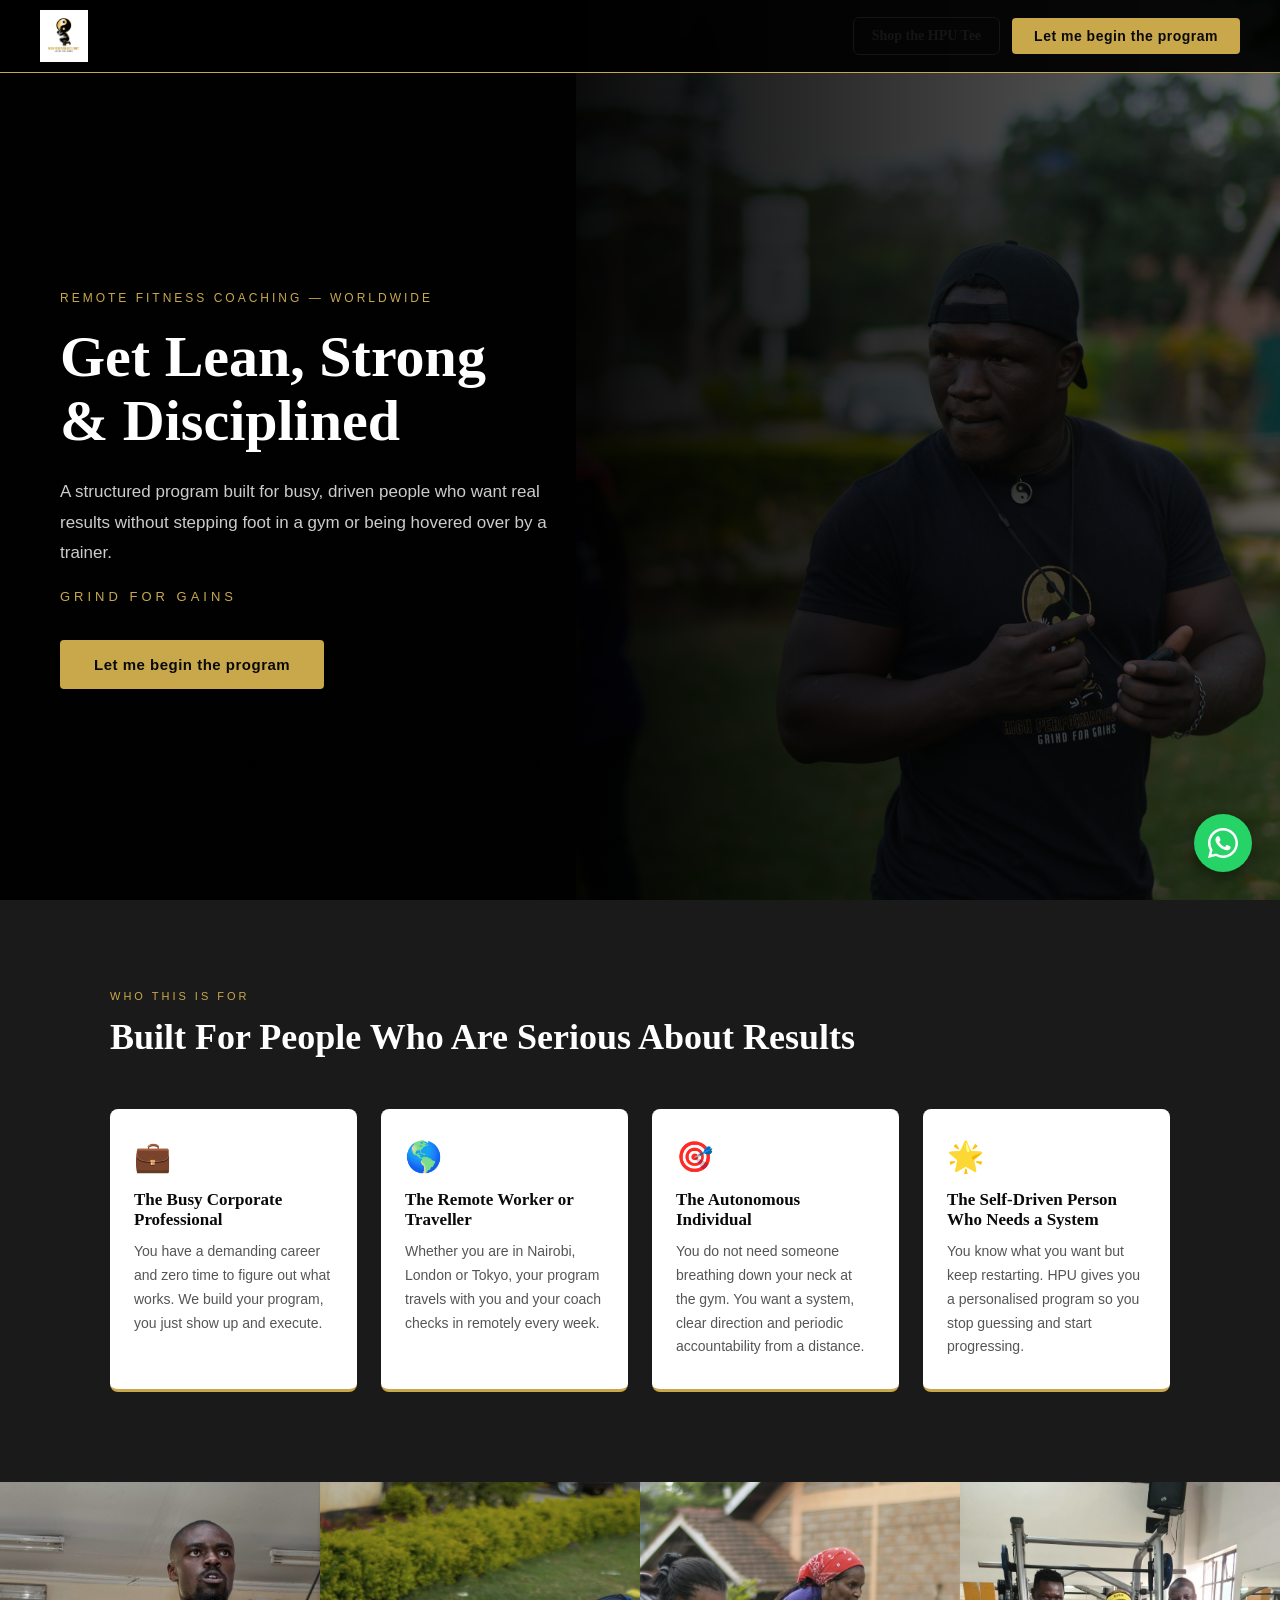
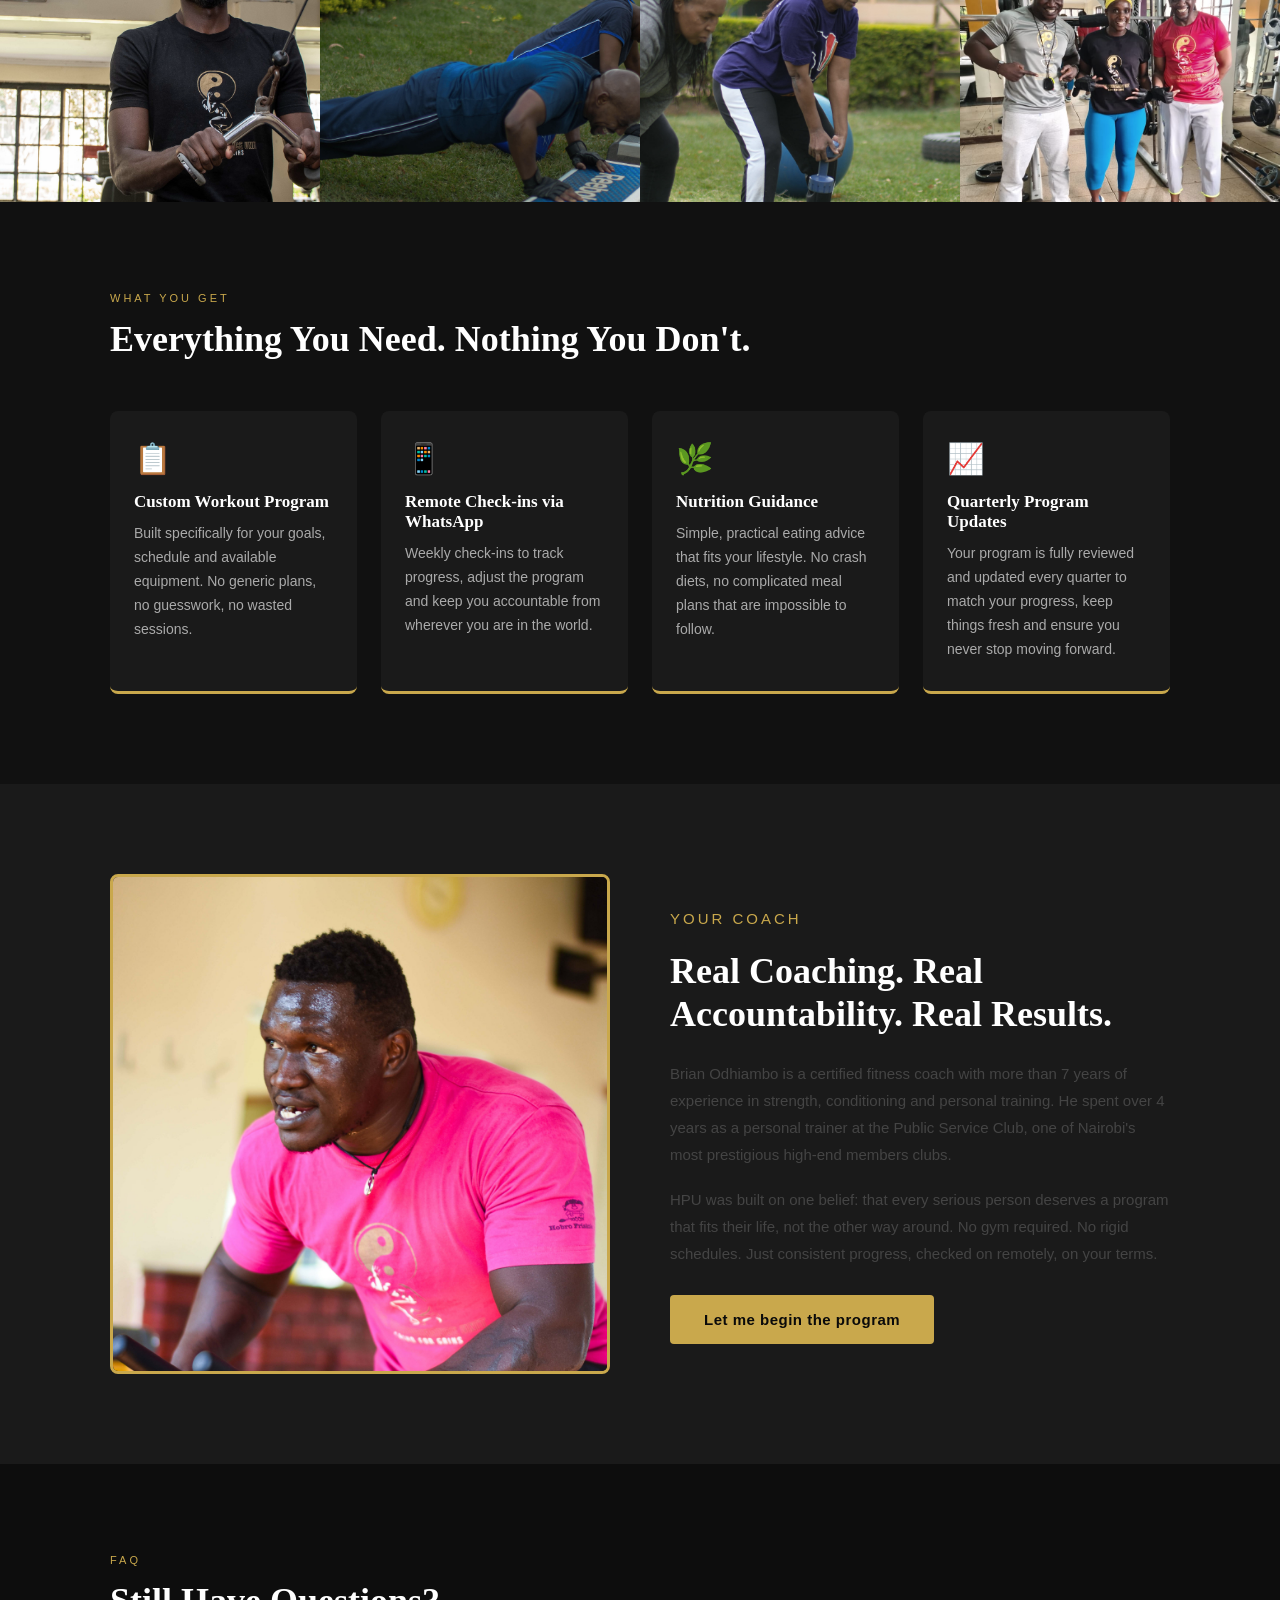
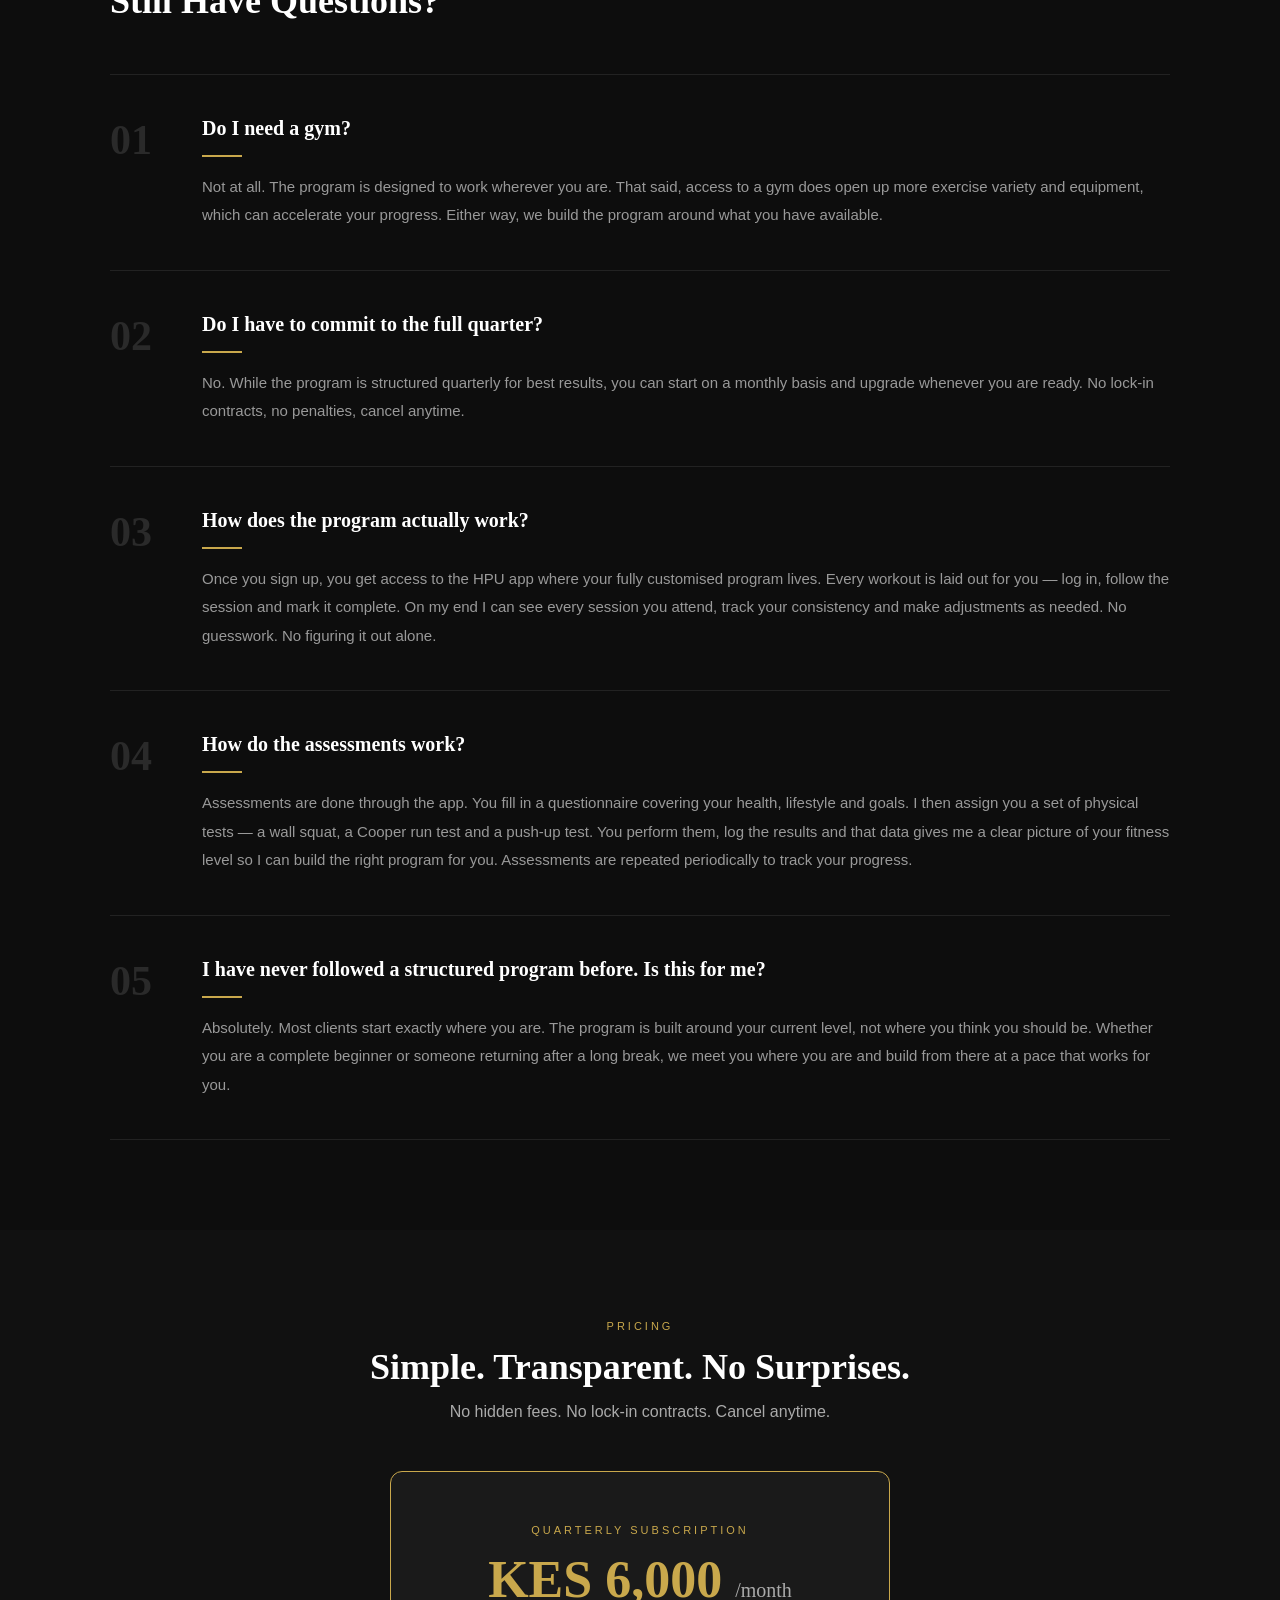
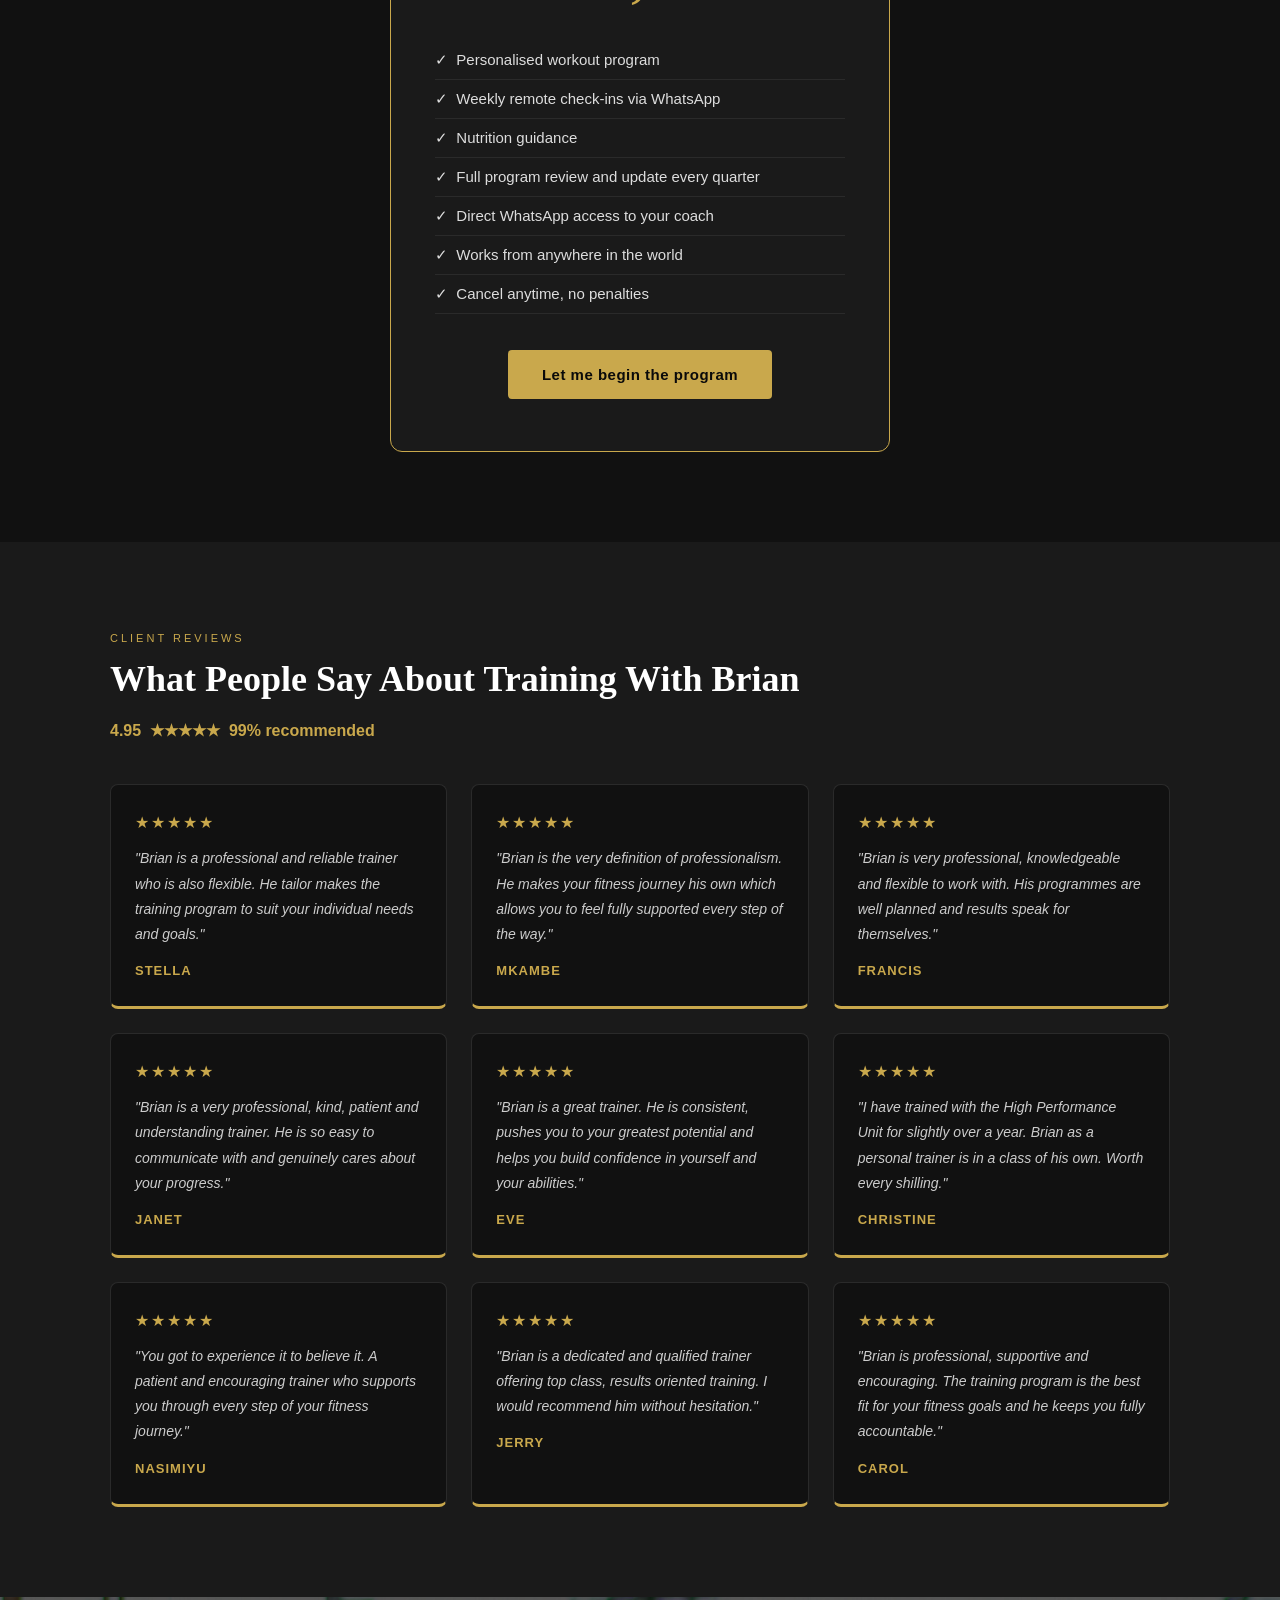
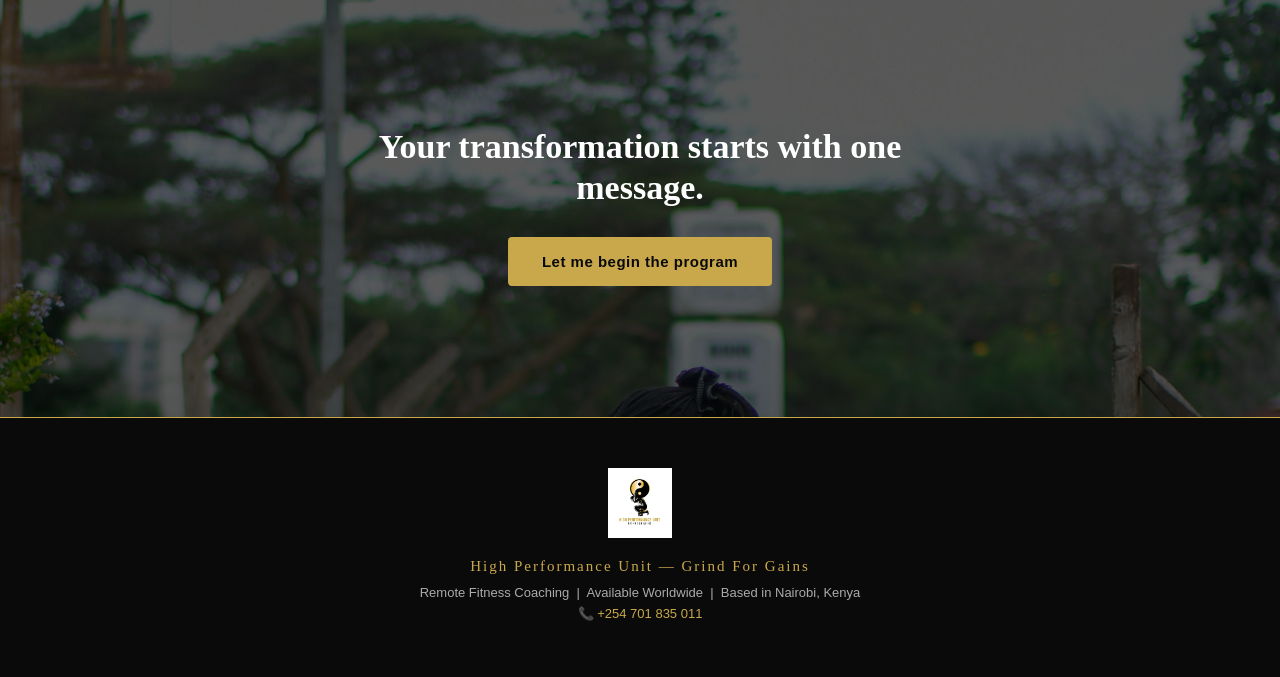
<file: index.html>
<!DOCTYPE html>
<html lang="en">
<head>
  <meta charset="UTF-8" />
  <meta name="viewport" content="width=device-width, initial-scale=1.0"/>
  <title>High Performance Unit | Grind For Gains</title>
  <link rel="stylesheet" href="style.css" />
</head>
<body>

  <!-- NAV -->
  <nav>
    <img src="WHITE_BACKGROUND.JPG" alt="HPU Logo" class="nav-logo" />
    <div style="display:flex; align-items:center; gap:12px;">
      <a href="tshirt-order.html" style="font-family:inherit; font-weight:600; font-size:14px; padding:10px 18px; border-radius:6px; border:1.5px solid #151515; color:#151515; text-decoration:none; white-space:nowrap;">Shop the HPU Tee</a>
      <a class="nav-cta" href="https://wa.me/254701835011?text=Hi%2C%20I%20want%20to%20begin%20the%20HPU%20program" target="_blank">Let me begin the program</a>
    </div>
  </nav>

  <!-- HERO -->
  <section class="hero">
    <div class="hero-overlay"></div>
    <div class="hero-content">
      <p class="eyebrow">Remote Fitness Coaching &mdash; Worldwide</p>
      <h1>Get Lean, Strong<br>&amp; Disciplined</h1>
      <p class="hero-sub">A structured program built for busy, driven people who want real results without stepping foot in a gym or being hovered over by a trainer.</p>
      <p class="tagline">Grind For Gains</p>
      <a class="btn-gold" href="https://wa.me/254701835011?text=Hi%2C%20I%20want%20to%20begin%20the%20HPU%20program" target="_blank">Let me begin the program</a>
    </div>
    <img src="HPU-6156.jpg" alt="HPU Training" class="hero-img" />
  </section>

  <!-- WHO IT'S FOR -->
  <section class="section light">
    <div class="section-inner">
      <p class="section-label">Who This Is For</p>
      <h2>Built For People Who Are Serious About Results</h2>
      <div class="cards">

        <div class="card">
          <div class="card-icon">&#128188;</div>
          <h3>The Busy Corporate Professional</h3>
          <p>You have a demanding career and zero time to figure out what works. We build your program, you just show up and execute.</p>
        </div>

        <div class="card">
          <div class="card-icon">&#127758;</div>
          <h3>The Remote Worker or Traveller</h3>
          <p>Whether you are in Nairobi, London or Tokyo, your program travels with you and your coach checks in remotely every week.</p>
        </div>

        <div class="card">
          <div class="card-icon">&#127919;</div>
          <h3>The Autonomous Individual</h3>
          <p>You do not need someone breathing down your neck at the gym. You want a system, clear direction and periodic accountability from a distance.</p>
        </div>

        <div class="card">
          <div class="card-icon">&#127775;</div>
          <h3>The Self-Driven Person Who Needs a System</h3>
          <p>You know what you want but keep restarting. HPU gives you a personalised program so you stop guessing and start progressing.</p>
        </div>

      </div>
    </div>
  </section>

  <!-- PHOTO STRIP -->
  <div class="photo-strip">
    <img src="HPU-5315.jpg" alt="HPU Training" />
    <img src="HPU-6154.jpg" alt="HPU Training" />
    <img src="HPU-6203.jpg" alt="HPU Training" />
    <img src="IMG-20210303-WA0000.jpg" alt="HPU Team" />
  </div>

  <!-- WHAT YOU GET -->
  <section class="section dark">
    <div class="section-inner">
      <p class="section-label gold">What You Get</p>
      <h2 class="white">Everything You Need. Nothing You Don't.</h2>
      <div class="cards">

        <div class="card dark-card">
          <div class="card-icon gold-icon">&#128203;</div>
          <h3 class="white">Custom Workout Program</h3>
          <p>Built specifically for your goals, schedule and available equipment. No generic plans, no guesswork, no wasted sessions.</p>
        </div>

        <div class="card dark-card">
          <div class="card-icon gold-icon">&#128241;</div>
          <h3 class="white">Remote Check-ins via WhatsApp</h3>
          <p>Weekly check-ins to track progress, adjust the program and keep you accountable from wherever you are in the world.</p>
        </div>

        <div class="card dark-card">
          <div class="card-icon gold-icon">&#127807;</div>
          <h3 class="white">Nutrition Guidance</h3>
          <p>Simple, practical eating advice that fits your lifestyle. No crash diets, no complicated meal plans that are impossible to follow.</p>
        </div>

        <div class="card dark-card">
          <div class="card-icon gold-icon">&#128200;</div>
          <h3 class="white">Quarterly Program Updates</h3>
          <p>Your program is fully reviewed and updated every quarter to match your progress, keep things fresh and ensure you never stop moving forward.</p>
        </div>

      </div>
    </div>
  </section>

  <!-- COACH SECTION -->
  <section class="section light coach-section">
    <div class="section-inner coach-inner">
      <img src="HPU-1167__1_.jpg" alt="HPU Coach" class="coach-photo" />
      <div class="coach-text">
        <p class="section-label">Your Coach</p>
        <h2>Real Coaching. Real Accountability. Real Results.</h2>
        <p>Brian Odhiambo is a certified fitness coach with more than 7 years of experience in strength, conditioning and personal training. He spent over 4 years as a personal trainer at the Public Service Club, one of Nairobi's most prestigious high-end members clubs.</p>
        <p>HPU was built on one belief: that every serious person deserves a program that fits their life, not the other way around. No gym required. No rigid schedules. Just consistent progress, checked on remotely, on your terms.</p>
        <a class="btn-gold" href="https://wa.me/254701835011?text=Hi%2C%20I%20want%20to%20begin%20the%20HPU%20program" target="_blank">Let me begin the program</a>
      </div>
    </div>
  </section>

  <!-- FAQ -->
  <section class="section faq-section">
    <div class="section-inner">
      <p class="section-label gold">FAQ</p>
      <h2 class="white">Still Have Questions?</h2>
      <div class="faq-list">

        <div class="faq-item">
          <span class="faq-num">01</span>
          <div class="faq-body">
            <h3 class="faq-q">Do I need a gym?</h3>
            <div class="faq-divider"></div>
            <p class="faq-a">Not at all. The program is designed to work wherever you are. That said, access to a gym does open up more exercise variety and equipment, which can accelerate your progress. Either way, we build the program around what you have available.</p>
          </div>
        </div>

        <div class="faq-item">
          <span class="faq-num">02</span>
          <div class="faq-body">
            <h3 class="faq-q">Do I have to commit to the full quarter?</h3>
            <div class="faq-divider"></div>
            <p class="faq-a">No. While the program is structured quarterly for best results, you can start on a monthly basis and upgrade whenever you are ready. No lock-in contracts, no penalties, cancel anytime.</p>
          </div>
        </div>

        <div class="faq-item">
          <span class="faq-num">03</span>
          <div class="faq-body">
            <h3 class="faq-q">How does the program actually work?</h3>
            <div class="faq-divider"></div>
            <p class="faq-a">Once you sign up, you get access to the HPU app where your fully customised program lives. Every workout is laid out for you — log in, follow the session and mark it complete. On my end I can see every session you attend, track your consistency and make adjustments as needed. No guesswork. No figuring it out alone.</p>
          </div>
        </div>

        <div class="faq-item">
          <span class="faq-num">04</span>
          <div class="faq-body">
            <h3 class="faq-q">How do the assessments work?</h3>
            <div class="faq-divider"></div>
            <p class="faq-a">Assessments are done through the app. You fill in a questionnaire covering your health, lifestyle and goals. I then assign you a set of physical tests — a wall squat, a Cooper run test and a push-up test. You perform them, log the results and that data gives me a clear picture of your fitness level so I can build the right program for you. Assessments are repeated periodically to track your progress.</p>
          </div>
        </div>

        <div class="faq-item">
          <span class="faq-num">05</span>
          <div class="faq-body">
            <h3 class="faq-q">I have never followed a structured program before. Is this for me?</h3>
            <div class="faq-divider"></div>
            <p class="faq-a">Absolutely. Most clients start exactly where you are. The program is built around your current level, not where you think you should be. Whether you are a complete beginner or someone returning after a long break, we meet you where you are and build from there at a pace that works for you.</p>
          </div>
        </div>

      </div>
    </div>
  </section>

  <!-- PRICING -->
  <section class="section dark pricing-section">
    <div class="section-inner">
      <p class="section-label gold">Pricing</p>
      <h2 class="white">Simple. Transparent. No Surprises.</h2>
      <p class="section-sub">No hidden fees. No lock-in contracts. Cancel anytime.</p>
      <div class="price-card">
        <p class="price-label">Quarterly Subscription</p>
        <p class="price-amount">KES 6,000 <span>/month</span></p>
        <ul class="price-list">
          <li>&#10003;&nbsp; Personalised workout program</li>
          <li>&#10003;&nbsp; Weekly remote check-ins via WhatsApp</li>
          <li>&#10003;&nbsp; Nutrition guidance</li>
          <li>&#10003;&nbsp; Full program review and update every quarter</li>
          <li>&#10003;&nbsp; Direct WhatsApp access to your coach</li>
          <li>&#10003;&nbsp; Works from anywhere in the world</li>
          <li>&#10003;&nbsp; Cancel anytime, no penalties</li>
        </ul>
        <a class="btn-gold" href="https://wa.me/254701835011?text=Hi%2C%20I%20want%20to%20begin%20the%20HPU%20program" target="_blank">Let me begin the program</a>
      </div>
    </div>
  </section>

  <!-- REVIEWS -->
  <section class="section light">
    <div class="section-inner">
      <p class="section-label">Client Reviews</p>
      <h2>What People Say About Training With Brian</h2>
      <p class="reviews-meta">4.95 &nbsp;&#9733;&#9733;&#9733;&#9733;&#9733;&nbsp; 99% recommended</p>
      <div class="reviews-grid">

        <div class="review-card">
          <div class="review-stars">&#9733;&#9733;&#9733;&#9733;&#9733;</div>
          <p class="review-text">"Brian is a professional and reliable trainer who is also flexible. He tailor makes the training program to suit your individual needs and goals."</p>
          <p class="review-author">Stella</p>
        </div>

        <div class="review-card">
          <div class="review-stars">&#9733;&#9733;&#9733;&#9733;&#9733;</div>
          <p class="review-text">"Brian is the very definition of professionalism. He makes your fitness journey his own which allows you to feel fully supported every step of the way."</p>
          <p class="review-author">Mkambe</p>
        </div>

        <div class="review-card">
          <div class="review-stars">&#9733;&#9733;&#9733;&#9733;&#9733;</div>
          <p class="review-text">"Brian is very professional, knowledgeable and flexible to work with. His programmes are well planned and results speak for themselves."</p>
          <p class="review-author">Francis</p>
        </div>

        <div class="review-card">
          <div class="review-stars">&#9733;&#9733;&#9733;&#9733;&#9733;</div>
          <p class="review-text">"Brian is a very professional, kind, patient and understanding trainer. He is so easy to communicate with and genuinely cares about your progress."</p>
          <p class="review-author">Janet</p>
        </div>

        <div class="review-card">
          <div class="review-stars">&#9733;&#9733;&#9733;&#9733;&#9733;</div>
          <p class="review-text">"Brian is a great trainer. He is consistent, pushes you to your greatest potential and helps you build confidence in yourself and your abilities."</p>
          <p class="review-author">Eve</p>
        </div>

        <div class="review-card">
          <div class="review-stars">&#9733;&#9733;&#9733;&#9733;&#9733;</div>
          <p class="review-text">"I have trained with the High Performance Unit for slightly over a year. Brian as a personal trainer is in a class of his own. Worth every shilling."</p>
          <p class="review-author">Christine</p>
        </div>

        <div class="review-card">
          <div class="review-stars">&#9733;&#9733;&#9733;&#9733;&#9733;</div>
          <p class="review-text">"You got to experience it to believe it. A patient and encouraging trainer who supports you through every step of your fitness journey."</p>
          <p class="review-author">Nasimiyu</p>
        </div>

        <div class="review-card">
          <div class="review-stars">&#9733;&#9733;&#9733;&#9733;&#9733;</div>
          <p class="review-text">"Brian is a dedicated and qualified trainer offering top class, results oriented training. I would recommend him without hesitation."</p>
          <p class="review-author">Jerry</p>
        </div>

        <div class="review-card">
          <div class="review-stars">&#9733;&#9733;&#9733;&#9733;&#9733;</div>
          <p class="review-text">"Brian is professional, supportive and encouraging. The training program is the best fit for your fitness goals and he keeps you fully accountable."</p>
          <p class="review-author">Carol</p>
        </div>

      </div>
    </div>
  </section>

  <!-- BOTTOM PHOTO -->
  <div class="bottom-photo">
    <img src="HPU-6157.jpg" alt="HPU Outdoor Training" />
    <div class="bottom-overlay">
      <h2>Your transformation starts with one message.</h2>
      <a class="btn-gold" href="https://wa.me/254701835011?text=Hi%2C%20I%20want%20to%20begin%20the%20HPU%20program" target="_blank">Let me begin the program</a>
    </div>
  </div>

  <!-- FOOTER -->
  <footer>
    <img src="WHITE_BACKGROUND.JPG" alt="HPU Logo" class="footer-logo" />
    <p class="footer-tagline">High Performance Unit &mdash; Grind For Gains</p>
    <p class="footer-sub">Remote Fitness Coaching &nbsp;|&nbsp; Available Worldwide &nbsp;|&nbsp; Based in Nairobi, Kenya</p>
    <p class="footer-sub">&#128222; <a href="https://wa.me/254701835011" target="_blank">+254 701 835 011</a></p>
  </footer>

  <!-- WHATSAPP FLOAT -->
  <a class="whatsapp-float" href="https://wa.me/254701835011?text=Hi%2C%20I%20want%20to%20begin%20the%20HPU%20program" target="_blank" aria-label="Chat on WhatsApp">
    <svg xmlns="http://www.w3.org/2000/svg" viewBox="0 0 32 32" width="30" height="30" fill="white">
      <path d="M16 0C7.163 0 0 7.163 0 16c0 2.822.736 5.469 2.027 7.774L0 32l8.522-2.006A15.93 15.93 0 0 0 16 32c8.837 0 16-7.163 16-16S24.837 0 16 0zm0 29.333a13.27 13.27 0 0 1-6.766-1.846l-.484-.287-5.06 1.191 1.22-4.942-.316-.507A13.267 13.267 0 0 1 2.667 16C2.667 8.636 8.636 2.667 16 2.667S29.333 8.636 29.333 16 23.364 29.333 16 29.333zm7.27-9.878c-.398-.199-2.356-1.163-2.72-1.295-.365-.133-.631-.199-.897.199-.266.398-1.031 1.295-1.264 1.561-.232.266-.465.299-.863.1-.398-.199-1.681-.619-3.202-1.977-1.183-1.056-1.981-2.36-2.213-2.758-.232-.398-.025-.613.174-.811.179-.178.398-.465.597-.698.199-.232.265-.398.398-.664.133-.266.066-.498-.033-.697-.1-.199-.897-2.162-1.229-2.96-.324-.778-.653-.673-.897-.685l-.764-.013c-.266 0-.697.1-1.063.498-.365.398-1.395 1.362-1.395 3.324 0 1.962 1.428 3.858 1.627 4.124.199.266 2.812 4.294 6.813 6.023.952.411 1.695.657 2.274.841.955.304 1.825.261 2.513.158.766-.114 2.356-.963 2.688-1.894.332-.931.332-1.729.232-1.894-.099-.166-.365-.266-.763-.465z"/>
    </svg>
  </a>

</body>
</html>
</file>
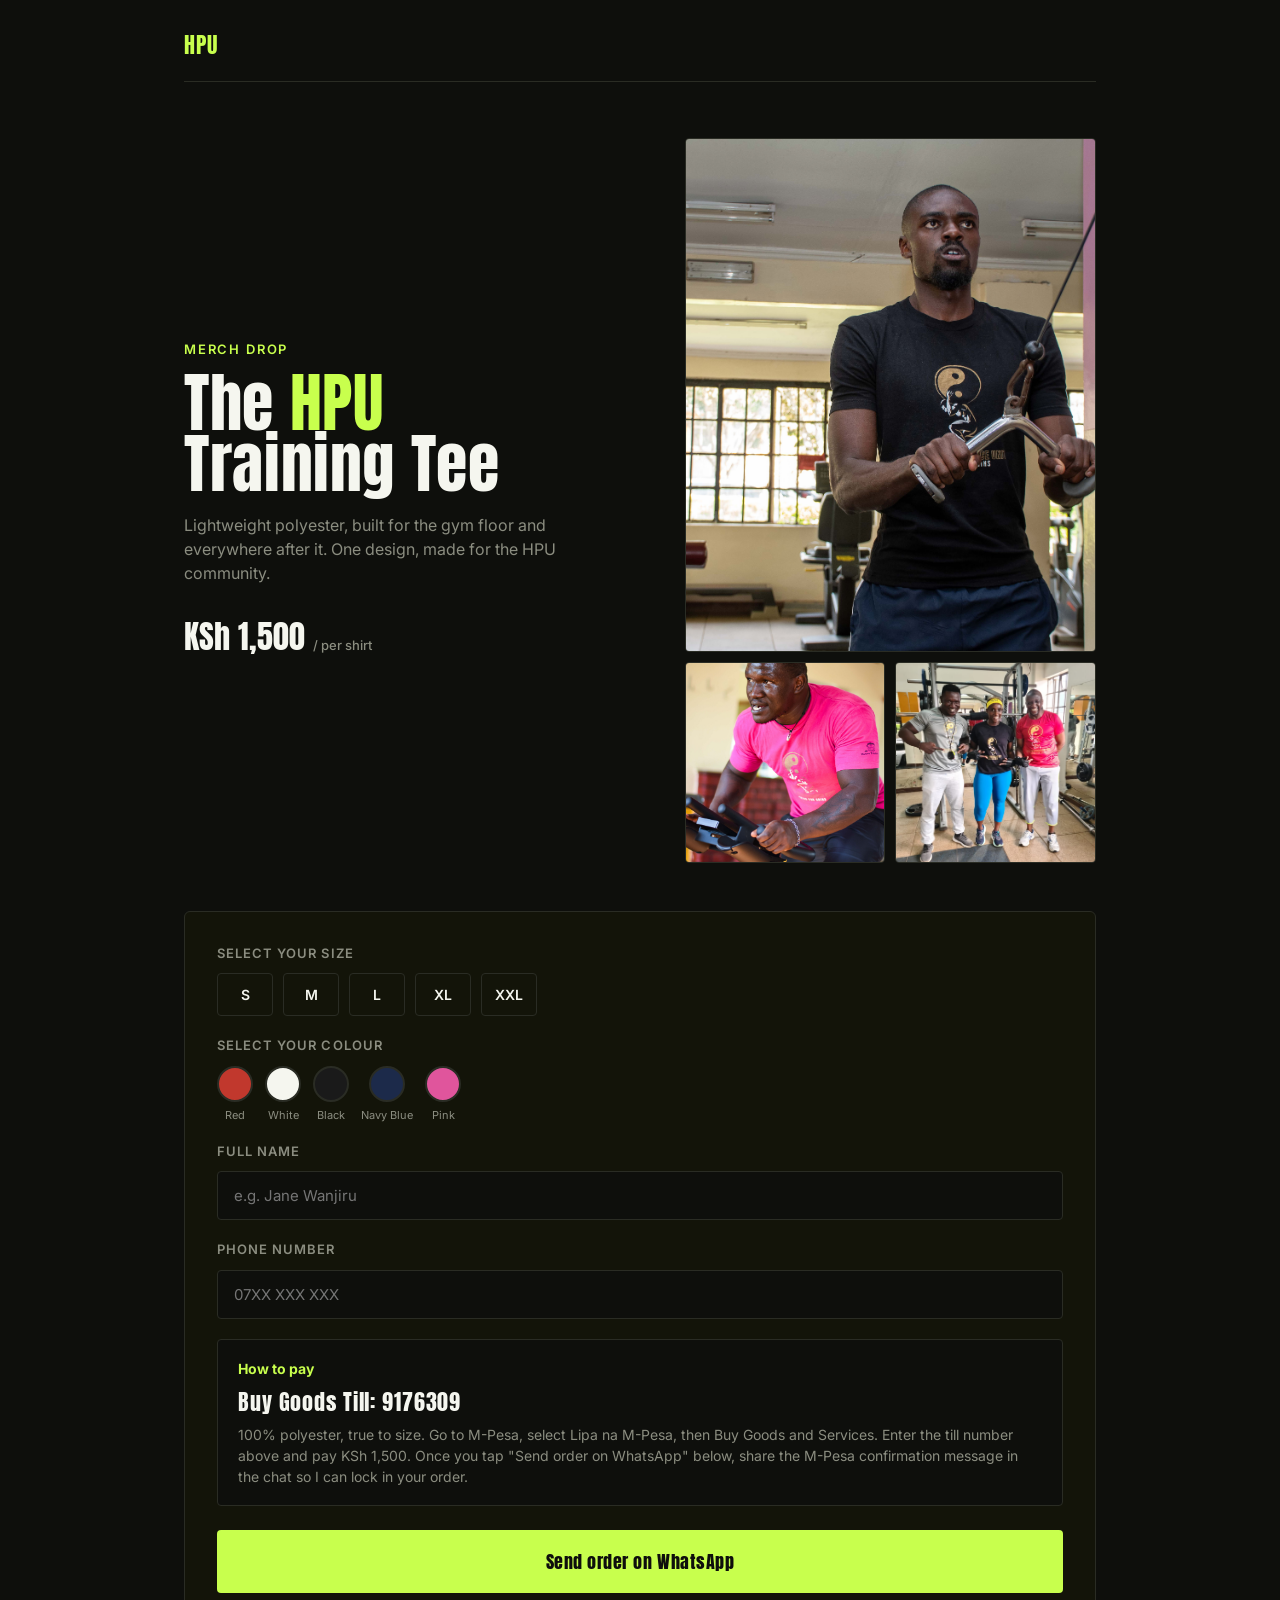
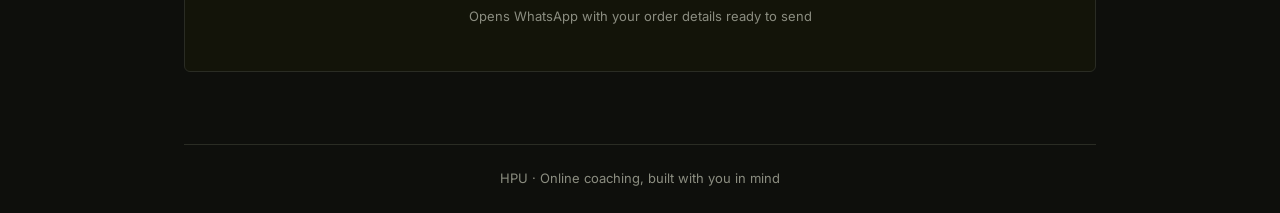
<file: tshirt-order (1).html>
<!DOCTYPE html>
<html lang="en">
<head>
<meta charset="UTF-8">
<meta name="viewport" content="width=device-width, initial-scale=1.0">
<title>HPU Training Tee</title>
<link rel="preconnect" href="https://fonts.googleapis.com">
<link href="https://fonts.googleapis.com/css2?family=Anton&family=Inter:wght@400;500;600;700&display=swap" rel="stylesheet">
<style>
  :root{
    --ink:#0e0f0c;
    --paper:#f5f6ef;
    --lime:#c8ff4d;
    --lime-dim:#9fd83c;
    --line:#2a2c24;
    --muted:#8b8d80;
  }
  *{box-sizing:border-box;}
  html,body{margin:0;padding:0;}
  body{
    background:var(--ink);
    color:var(--paper);
    font-family:'Inter',sans-serif;
    line-height:1.5;
  }
  .wrap{
    max-width:960px;
    margin:0 auto;
    padding:0 24px;
  }
  header{
    padding:28px 0 20px;
    border-bottom:1px solid var(--line);
  }
  .brand{
    font-family:'Anton',sans-serif;
    letter-spacing:0.04em;
    font-size:22px;
    color:var(--lime);
  }
  .hero{
    padding:56px 0 40px;
    display:grid;
    grid-template-columns:1.1fr 1fr;
    gap:48px;
    align-items:center;
  }
  @media (max-width:760px){
    .hero{grid-template-columns:1fr;padding:36px 0 24px;}
  }
  .eyebrow{
    color:var(--lime);
    font-size:13px;
    font-weight:600;
    text-transform:uppercase;
    letter-spacing:0.14em;
    margin-bottom:14px;
  }
  h1{
    font-family:'Anton',sans-serif;
    font-weight:400;
    font-size:clamp(40px,7vw,64px);
    line-height:0.95;
    margin:0 0 18px;
    letter-spacing:0.01em;
  }
  h1 span{color:var(--lime);}
  .sub{
    color:var(--muted);
    font-size:16px;
    max-width:40ch;
    margin-bottom:28px;
  }
  .price-tag{
    display:inline-flex;
    align-items:baseline;
    gap:8px;
    font-family:'Anton',sans-serif;
    font-size:32px;
    color:var(--paper);
  }
  .price-tag small{
    font-family:'Inter',sans-serif;
    font-size:13px;
    color:var(--muted);
    font-weight:500;
  }
  .art{
    border:1px solid var(--line);
    border-radius:4px;
    overflow:hidden;
    background:#0e0f0c;
  }
  .art img{
    display:block;
    width:100%;
    height:100%;
    object-fit:cover;
    aspect-ratio:4/5;
  }
  .gallery{
    display:grid;
    grid-template-columns:1fr 1fr;
    gap:10px;
    margin-top:10px;
  }
  .gallery img{
    width:100%;
    height:100%;
    object-fit:cover;
    aspect-ratio:1/1;
    border:1px solid var(--line);
    border-radius:4px;
    cursor:pointer;
    transition:border-color 0.15s ease;
  }
  .gallery img:hover{
    border-color:var(--lime);
  }
  section.order{
    padding:8px 0 72px;
  }
  .card{
    border:1px solid var(--line);
    border-radius:6px;
    padding:32px;
    background:#131409;
  }
  .field{
    margin-bottom:20px;
  }
  label{
    display:block;
    font-size:13px;
    font-weight:600;
    text-transform:uppercase;
    letter-spacing:0.08em;
    color:var(--muted);
    margin-bottom:10px;
  }
  .sizes{
    display:flex;
    gap:10px;
    flex-wrap:wrap;
  }
  .size-btn{
    border:1px solid var(--line);
    background:transparent;
    color:var(--paper);
    font-family:'Inter',sans-serif;
    font-weight:600;
    font-size:14px;
    padding:12px 0;
    width:56px;
    border-radius:4px;
    cursor:pointer;
    transition:all 0.15s ease;
  }
  .size-btn:hover{border-color:var(--lime-dim);}
  .size-btn.active{
    background:var(--lime);
    border-color:var(--lime);
    color:var(--ink);
  }
  .colours{
    display:flex;
    gap:12px;
    flex-wrap:wrap;
  }
  .colour-btn{
    display:flex;
    flex-direction:column;
    align-items:center;
    gap:6px;
    background:transparent;
    border:none;
    cursor:pointer;
    font-family:'Inter',sans-serif;
    font-size:11px;
    color:var(--muted);
    padding:0;
  }
  .colour-btn::before{
    content:"";
    width:32px;
    height:32px;
    border-radius:50%;
    background:var(--swatch);
    border:2px solid var(--line);
    display:block;
    transition:border-color 0.15s ease;
  }
  .colour-btn:hover::before{
    border-color:var(--lime-dim);
  }
  .colour-btn.active::before{
    border-color:var(--lime);
    box-shadow:0 0 0 2px var(--ink), 0 0 0 3px var(--lime);
  }
  .colour-btn.active{
    color:var(--paper);
  }
  input[type=text], input[type=tel]{
    width:100%;
    background:var(--ink);
    border:1px solid var(--line);
    color:var(--paper);
    padding:14px 16px;
    border-radius:4px;
    font-family:'Inter',sans-serif;
    font-size:15px;
  }
  input:focus{
    outline:none;
    border-color:var(--lime);
  }
  .pay-box{
    background:var(--ink);
    border:1px solid var(--line);
    border-radius:4px;
    padding:18px 20px;
    margin-bottom:24px;
    font-size:14px;
    color:var(--muted);
  }
  .pay-box b{color:var(--lime);}
  .pay-box .till{
    font-family:'Anton',sans-serif;
    font-size:22px;
    color:var(--paper);
    letter-spacing:0.04em;
    margin:6px 0;
  }
  .cta{
    width:100%;
    background:var(--lime);
    color:var(--ink);
    border:none;
    font-family:'Anton',sans-serif;
    font-size:18px;
    letter-spacing:0.03em;
    padding:18px;
    border-radius:4px;
    cursor:pointer;
  }
  .cta:hover{background:var(--lime-dim);}
  .hint{
    font-size:13px;
    color:var(--muted);
    margin-top:14px;
    text-align:center;
  }
  .error{
    color:#ff8a6b;
    font-size:13px;
    margin-top:-10px;
    margin-bottom:16px;
    display:none;
  }
  footer{
    border-top:1px solid var(--line);
    padding:24px 0;
    color:var(--muted);
    font-size:13px;
    text-align:center;
  }
</style>
</head>
<body>

<div class="wrap">
  <header>
    <div class="brand">HPU</div>
  </header>

  <div class="hero">
    <div>
      <div class="eyebrow">Merch drop</div>
      <h1>The <span>HPU</span><br>Training Tee</h1>
      <p class="sub">Lightweight polyester, built for the gym floor and everywhere after it. One design, made for the HPU community.</p>
      <div class="price-tag">KSh 1,500 <small>/ per shirt</small></div>
    </div>
    <div>
      <div class="art">
        <img id="mainPhoto" src="HPU-5315.jpg" alt="HPU Training Tee, front design">
      </div>
      <div class="gallery">
        <img src="HPU-1167__1_.jpg" alt="HPU Training Tee worn by group at the gym" onclick="document.getElementById('mainPhoto').src=this.src">
        <img src="IMG-20210303-WA0000.jpg" alt="HPU Training Tee in pink, worn during training" onclick="document.getElementById('mainPhoto').src=this.src">
      </div>
    </div>
  </div>

  <section class="order">
    <div class="card">
      <div class="field">
        <label>Select your size</label>
        <div class="sizes" id="sizeGroup">
          <button type="button" class="size-btn">S</button>
          <button type="button" class="size-btn">M</button>
          <button type="button" class="size-btn">L</button>
          <button type="button" class="size-btn">XL</button>
          <button type="button" class="size-btn">XXL</button>
        </div>
      </div>

      <div class="field">
        <label>Select your colour</label>
        <div class="colours" id="colourGroup">
          <button type="button" class="colour-btn" data-colour="Red" style="--swatch:#c1382d;">Red</button>
          <button type="button" class="colour-btn" data-colour="White" style="--swatch:#f5f6ef;">White</button>
          <button type="button" class="colour-btn" data-colour="Black" style="--swatch:#1a1a1a;">Black</button>
          <button type="button" class="colour-btn" data-colour="Navy Blue" style="--swatch:#1c2a4a;">Navy Blue</button>
          <button type="button" class="colour-btn" data-colour="Pink" style="--swatch:#e0559c;">Pink</button>
        </div>
      </div>

      <div class="field">
        <label for="name">Full name</label>
        <input type="text" id="name" placeholder="e.g. Jane Wanjiru">
      </div>

      <div class="field">
        <label for="phone">Phone number</label>
        <input type="tel" id="phone" placeholder="07XX XXX XXX">
      </div>

      <div class="pay-box">
        <b>How to pay</b>
        <div class="till">Buy Goods Till: 9176309</div>
        100% polyester, true to size. Go to M-Pesa, select Lipa na M-Pesa, then Buy Goods and Services. Enter the till number above and pay KSh 1,500. Once you tap "Send order on WhatsApp" below, share the M-Pesa confirmation message in the chat so I can lock in your order.
      </div>

      <div class="error" id="errorMsg">Please fill in your name, phone number, and pick a size and colour first.</div>

      <button class="cta" id="orderBtn">Send order on WhatsApp</button>
      <p class="hint">Opens WhatsApp with your order details ready to send</p>
    </div>
  </section>

  <footer>HPU &middot; Online coaching, built with you in mind</footer>
</div>

<script>
  const COACH_WHATSAPP = "254701835011";
  const TILL_NUMBER = "9176309";
  const PRICE = "1,500";

  let selectedSize = null;
  const buttons = document.querySelectorAll('.size-btn');
  buttons.forEach(btn => {
    btn.addEventListener('click', () => {
      buttons.forEach(b => b.classList.remove('active'));
      btn.classList.add('active');
      selectedSize = btn.textContent;
    });
  });

  let selectedColour = null;
  const colourButtons = document.querySelectorAll('.colour-btn');
  colourButtons.forEach(btn => {
    btn.addEventListener('click', () => {
      colourButtons.forEach(b => b.classList.remove('active'));
      btn.classList.add('active');
      selectedColour = btn.dataset.colour;
    });
  });

  document.getElementById('orderBtn').addEventListener('click', () => {
    const name = document.getElementById('name').value.trim();
    const phone = document.getElementById('phone').value.trim();
    const errorMsg = document.getElementById('errorMsg');

    if (!name || !phone || !selectedSize || !selectedColour) {
      errorMsg.style.display = 'block';
      return;
    }
    errorMsg.style.display = 'none';

    const message = `Hi! I would like to order an HPU Training Tee.%0A%0AName: ${encodeURIComponent(name)}%0APhone: ${encodeURIComponent(phone)}%0ASize: ${selectedSize}%0AColour: ${encodeURIComponent(selectedColour)}%0APrice: KSh ${PRICE}%0A%0AI have paid via Till Number ${TILL_NUMBER} and will attach my M-Pesa confirmation here.`;

    window.open(`https://wa.me/${COACH_WHATSAPP}?text=${message}`, '_blank');
  });
</script>

</body>
</html>
</file>
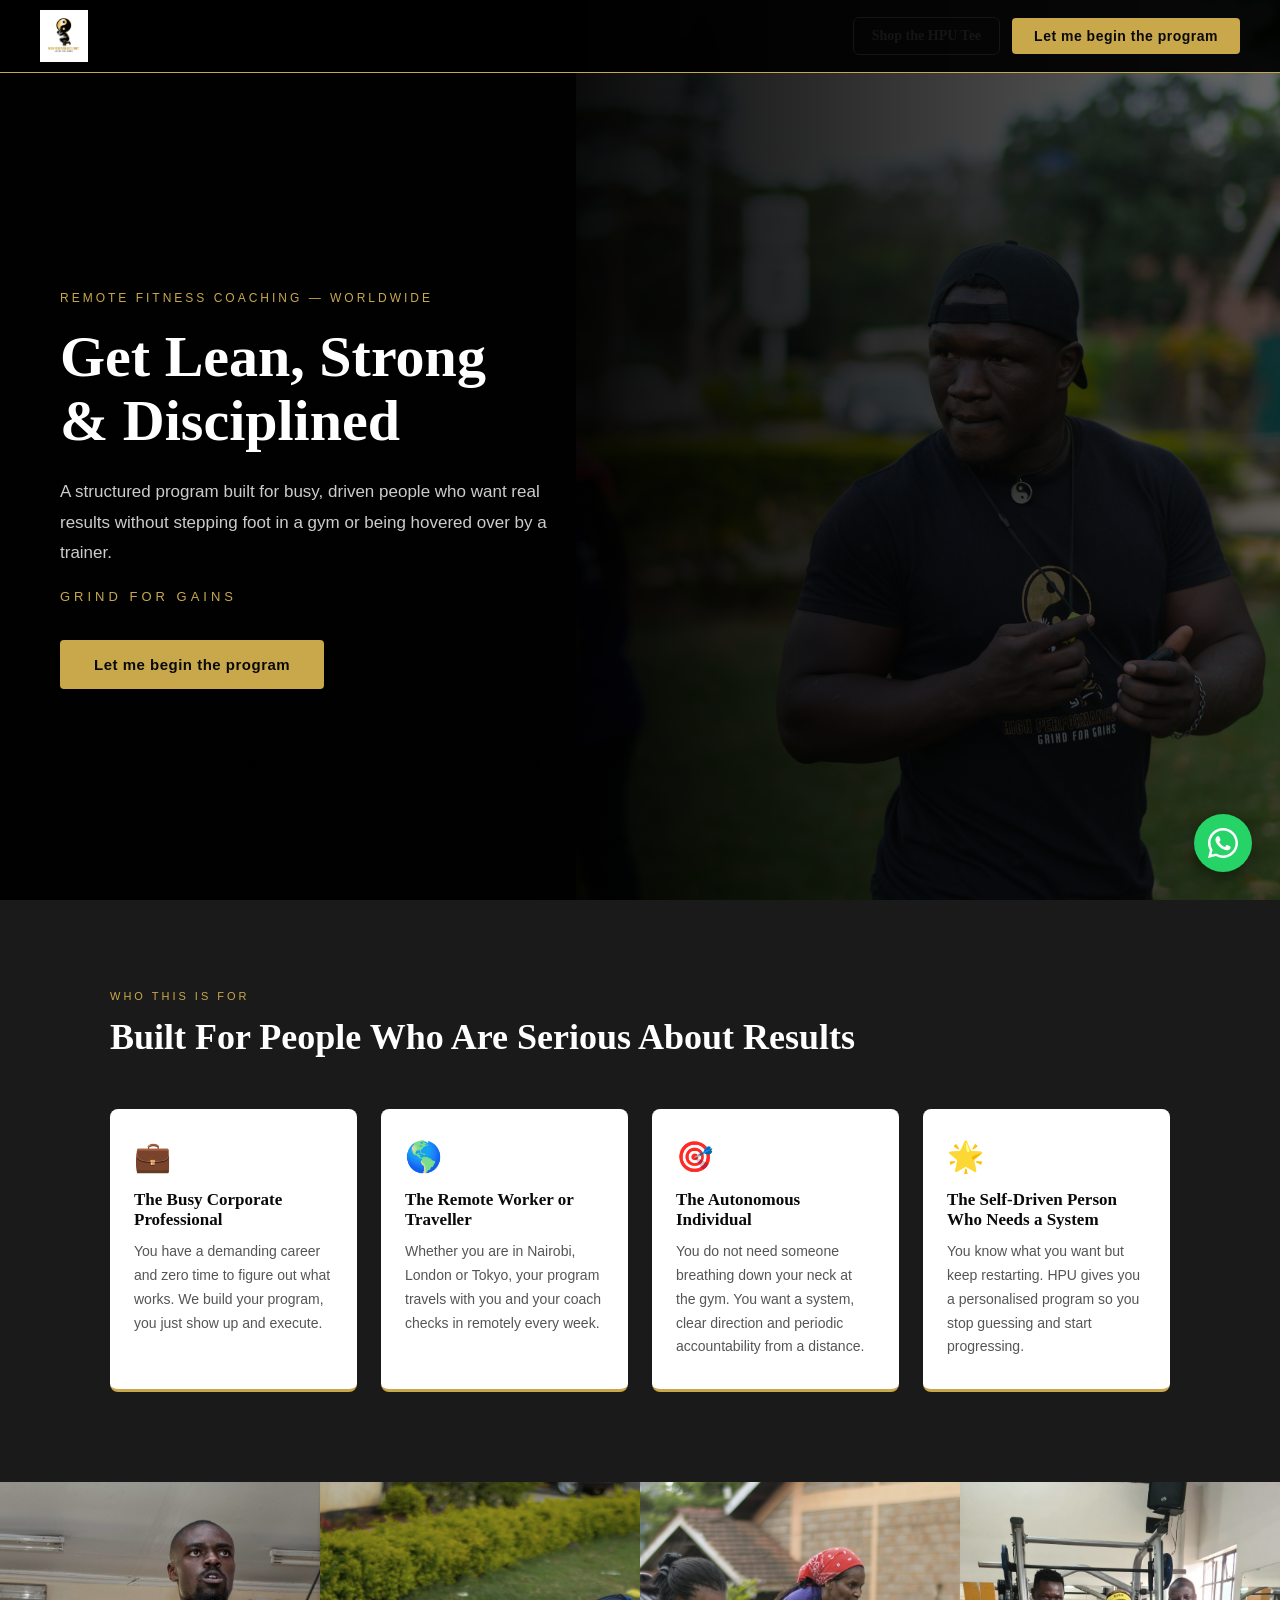
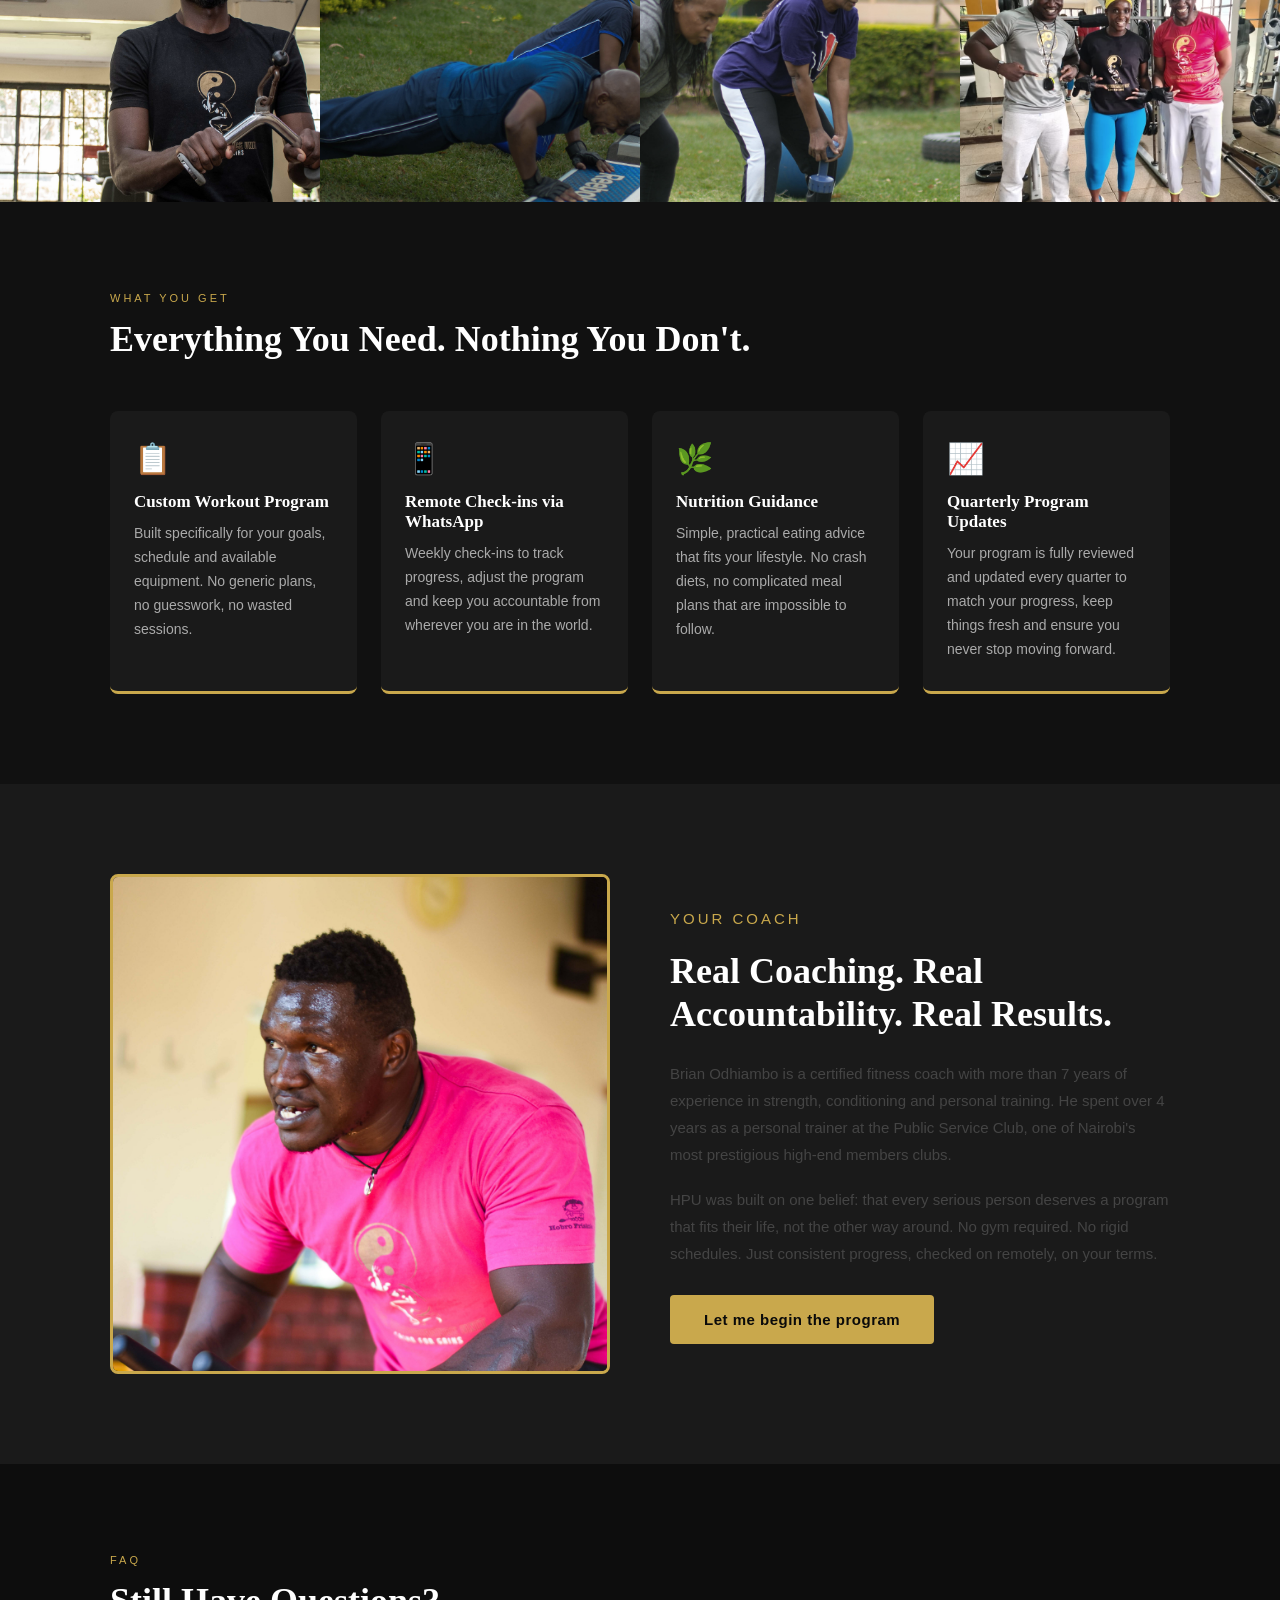
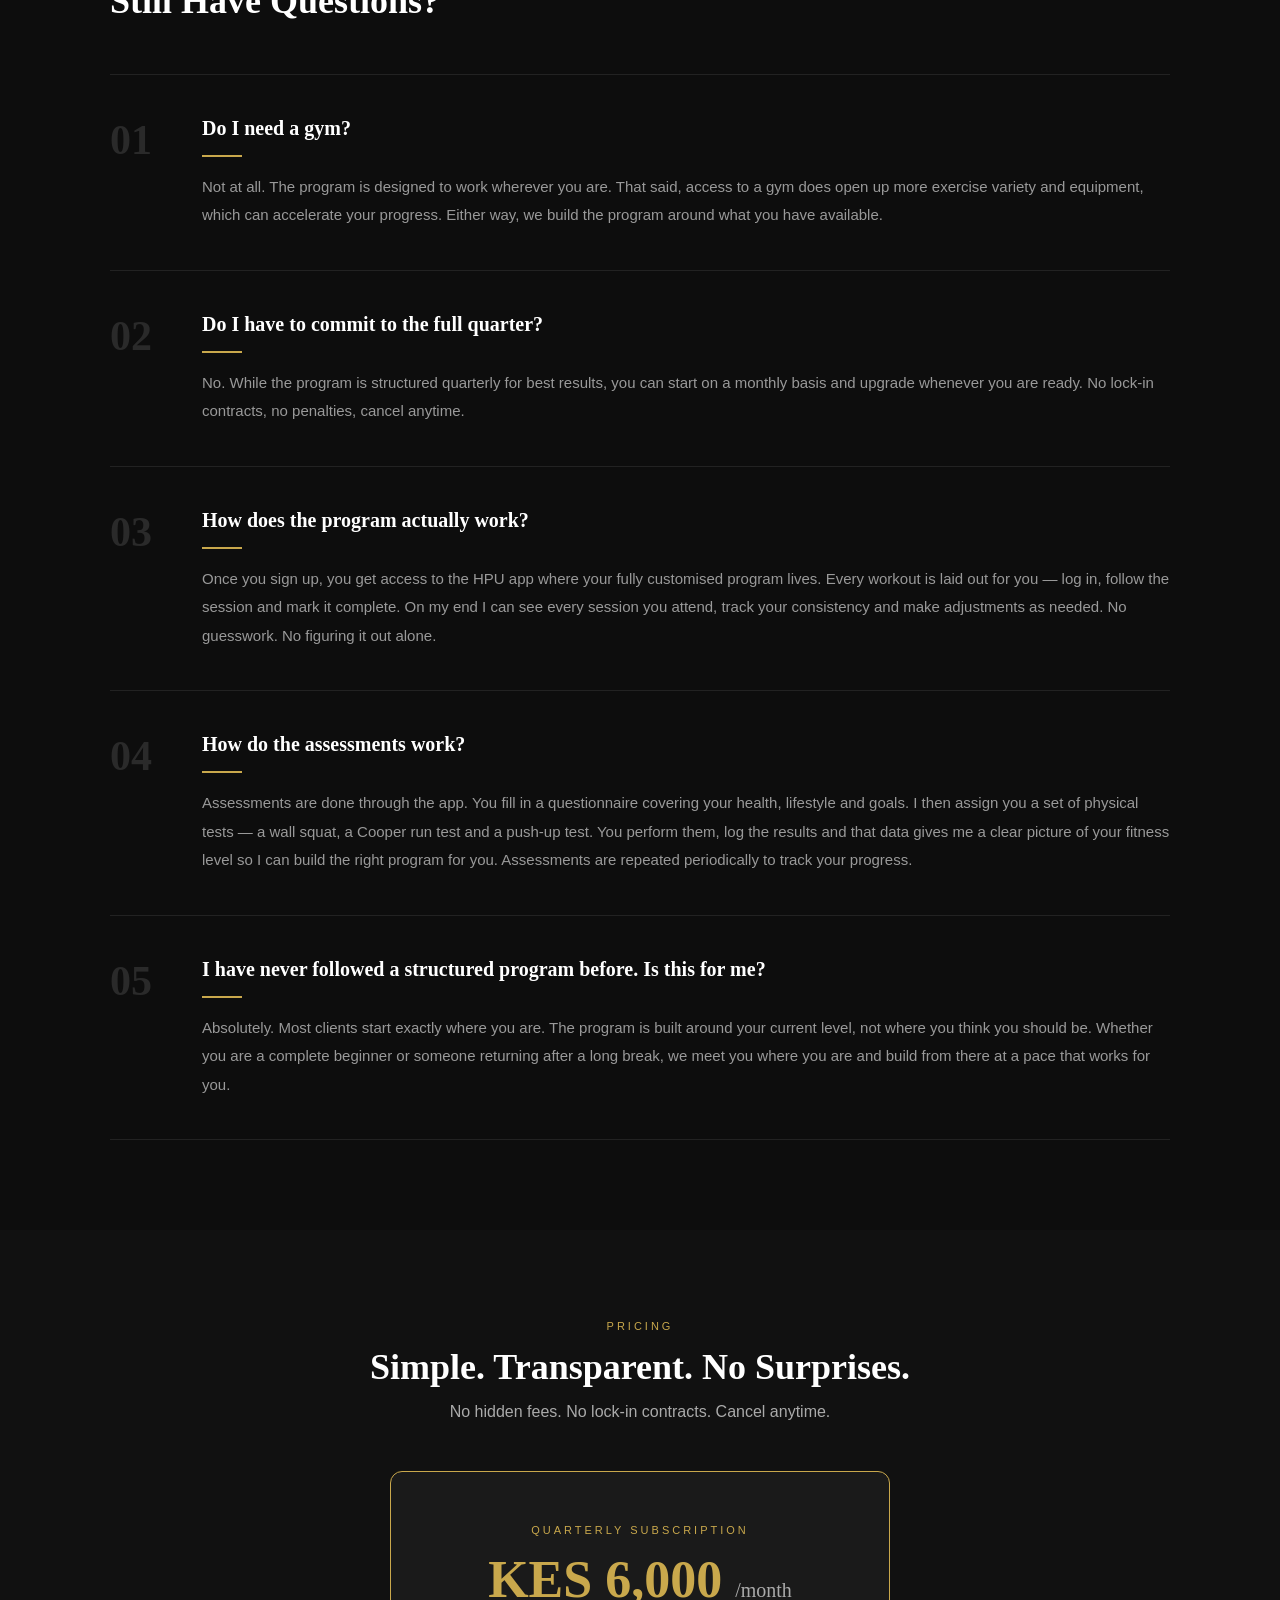
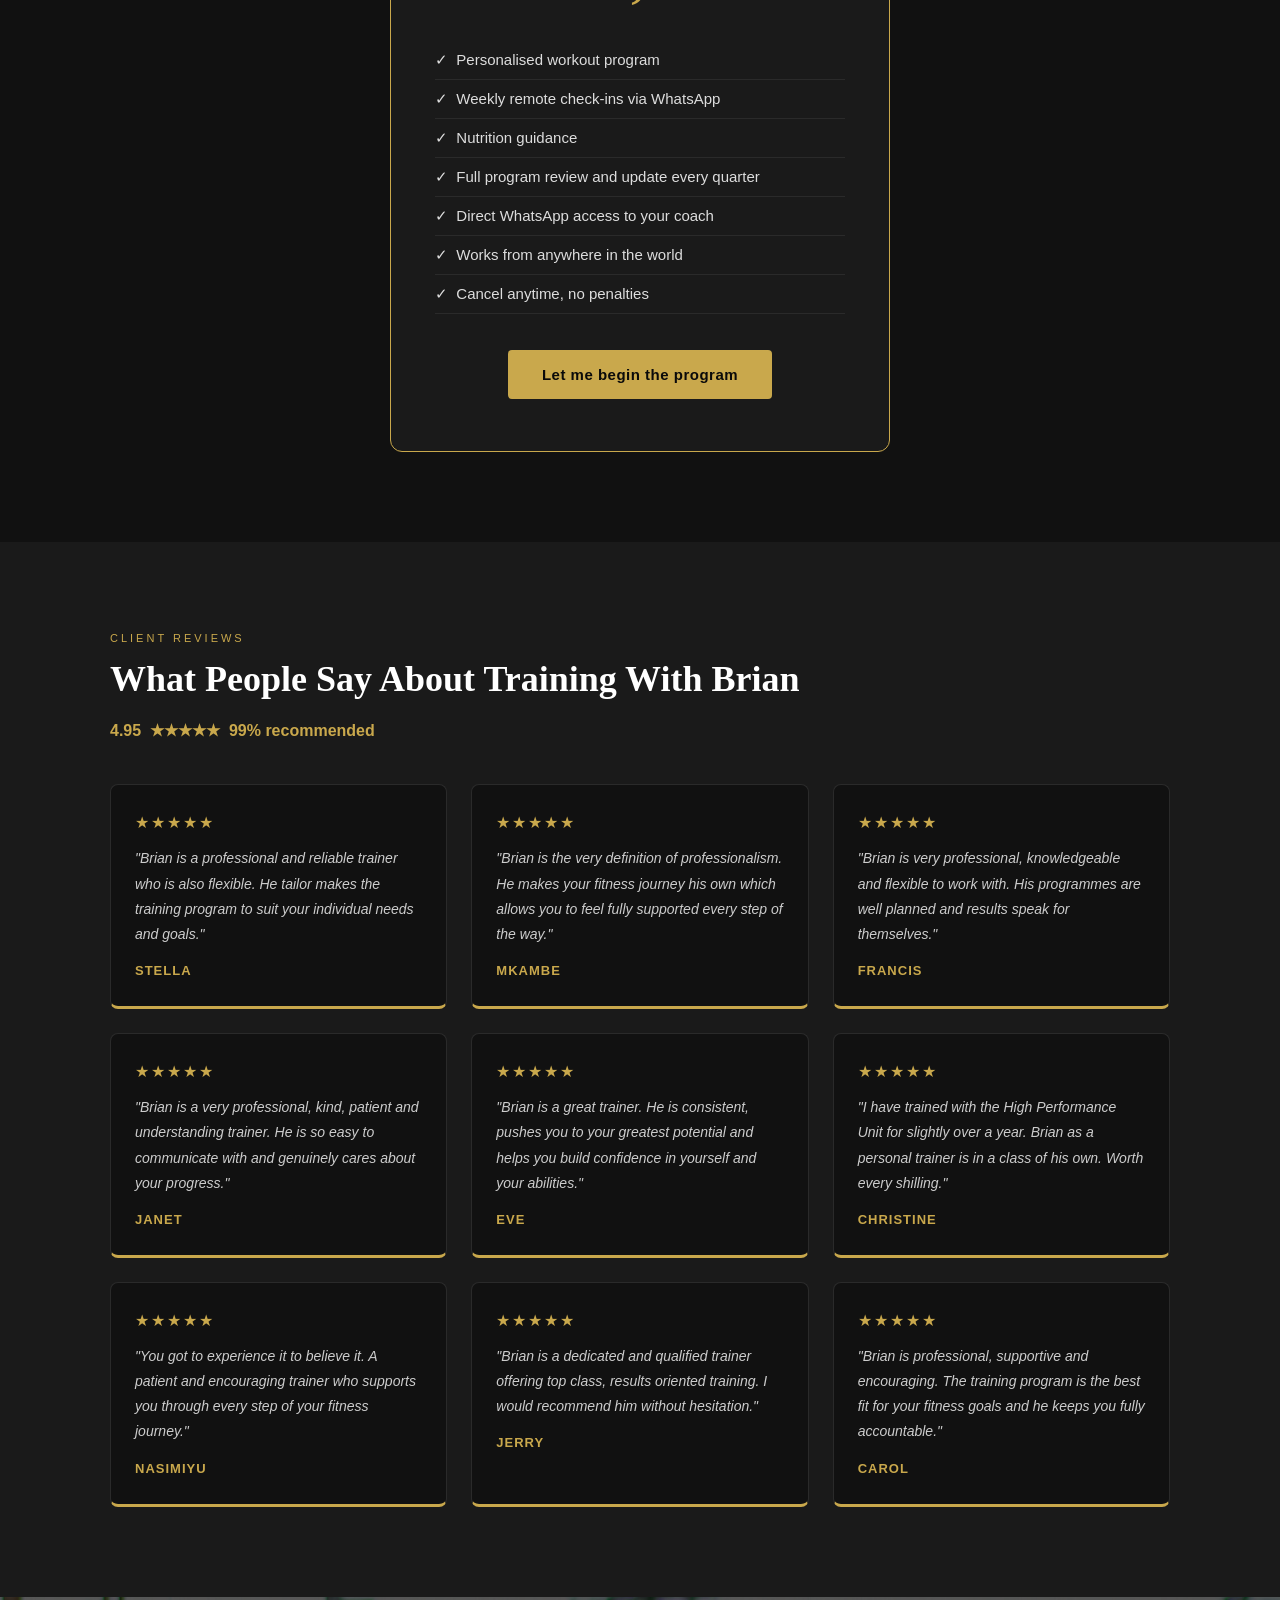
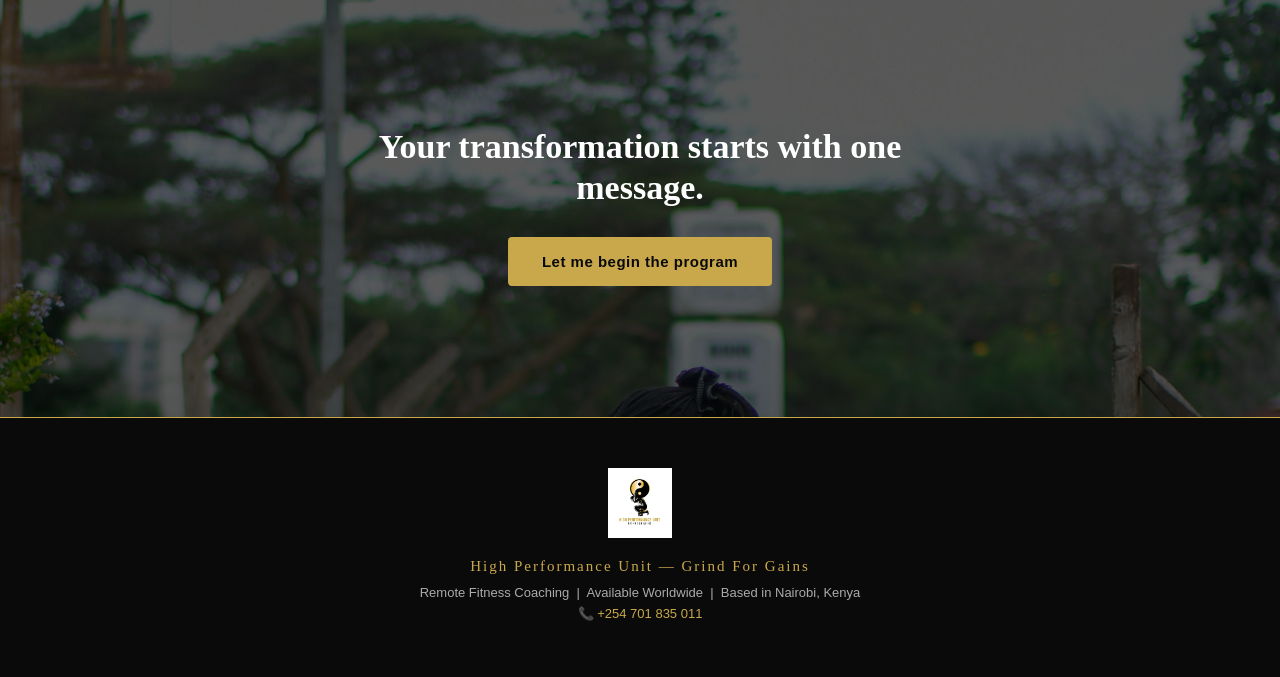
<file: tshirt-order.html>
<!DOCTYPE html>
<html lang="en">
<head>
  <meta charset="UTF-8" />
  <meta name="viewport" content="width=device-width, initial-scale=1.0"/>
  <title>High Performance Unit | Grind For Gains</title>
  <link rel="stylesheet" href="style.css" />
</head>
<body>

  <!-- NAV -->
  <nav>
    <img src="WHITE_BACKGROUND.JPG" alt="HPU Logo" class="nav-logo" />
    <div style="display:flex; align-items:center; gap:12px;">
      <a href="tshirt-order.html" style="font-family:inherit; font-weight:600; font-size:14px; padding:10px 18px; border-radius:6px; border:1.5px solid #151515; color:#151515; text-decoration:none; white-space:nowrap;">Shop the HPU Tee</a>
      <a class="nav-cta" href="https://wa.me/254701835011?text=Hi%2C%20I%20want%20to%20begin%20the%20HPU%20program" target="_blank">Let me begin the program</a>
    </div>
  </nav>

  <!-- HERO -->
  <section class="hero">
    <div class="hero-overlay"></div>
    <div class="hero-content">
      <p class="eyebrow">Remote Fitness Coaching &mdash; Worldwide</p>
      <h1>Get Lean, Strong<br>&amp; Disciplined</h1>
      <p class="hero-sub">A structured program built for busy, driven people who want real results without stepping foot in a gym or being hovered over by a trainer.</p>
      <p class="tagline">Grind For Gains</p>
      <a class="btn-gold" href="https://wa.me/254701835011?text=Hi%2C%20I%20want%20to%20begin%20the%20HPU%20program" target="_blank">Let me begin the program</a>
    </div>
    <img src="HPU-6156.jpg" alt="HPU Training" class="hero-img" />
  </section>

  <!-- WHO IT'S FOR -->
  <section class="section light">
    <div class="section-inner">
      <p class="section-label">Who This Is For</p>
      <h2>Built For People Who Are Serious About Results</h2>
      <div class="cards">

        <div class="card">
          <div class="card-icon">&#128188;</div>
          <h3>The Busy Corporate Professional</h3>
          <p>You have a demanding career and zero time to figure out what works. We build your program, you just show up and execute.</p>
        </div>

        <div class="card">
          <div class="card-icon">&#127758;</div>
          <h3>The Remote Worker or Traveller</h3>
          <p>Whether you are in Nairobi, London or Tokyo, your program travels with you and your coach checks in remotely every week.</p>
        </div>

        <div class="card">
          <div class="card-icon">&#127919;</div>
          <h3>The Autonomous Individual</h3>
          <p>You do not need someone breathing down your neck at the gym. You want a system, clear direction and periodic accountability from a distance.</p>
        </div>

        <div class="card">
          <div class="card-icon">&#127775;</div>
          <h3>The Self-Driven Person Who Needs a System</h3>
          <p>You know what you want but keep restarting. HPU gives you a personalised program so you stop guessing and start progressing.</p>
        </div>

      </div>
    </div>
  </section>

  <!-- PHOTO STRIP -->
  <div class="photo-strip">
    <img src="HPU-5315.jpg" alt="HPU Training" />
    <img src="HPU-6154.jpg" alt="HPU Training" />
    <img src="HPU-6203.jpg" alt="HPU Training" />
    <img src="IMG-20210303-WA0000.jpg" alt="HPU Team" />
  </div>

  <!-- WHAT YOU GET -->
  <section class="section dark">
    <div class="section-inner">
      <p class="section-label gold">What You Get</p>
      <h2 class="white">Everything You Need. Nothing You Don't.</h2>
      <div class="cards">

        <div class="card dark-card">
          <div class="card-icon gold-icon">&#128203;</div>
          <h3 class="white">Custom Workout Program</h3>
          <p>Built specifically for your goals, schedule and available equipment. No generic plans, no guesswork, no wasted sessions.</p>
        </div>

        <div class="card dark-card">
          <div class="card-icon gold-icon">&#128241;</div>
          <h3 class="white">Remote Check-ins via WhatsApp</h3>
          <p>Weekly check-ins to track progress, adjust the program and keep you accountable from wherever you are in the world.</p>
        </div>

        <div class="card dark-card">
          <div class="card-icon gold-icon">&#127807;</div>
          <h3 class="white">Nutrition Guidance</h3>
          <p>Simple, practical eating advice that fits your lifestyle. No crash diets, no complicated meal plans that are impossible to follow.</p>
        </div>

        <div class="card dark-card">
          <div class="card-icon gold-icon">&#128200;</div>
          <h3 class="white">Quarterly Program Updates</h3>
          <p>Your program is fully reviewed and updated every quarter to match your progress, keep things fresh and ensure you never stop moving forward.</p>
        </div>

      </div>
    </div>
  </section>

  <!-- COACH SECTION -->
  <section class="section light coach-section">
    <div class="section-inner coach-inner">
      <img src="HPU-1167__1_.jpg" alt="HPU Coach" class="coach-photo" />
      <div class="coach-text">
        <p class="section-label">Your Coach</p>
        <h2>Real Coaching. Real Accountability. Real Results.</h2>
        <p>Brian Odhiambo is a certified fitness coach with more than 7 years of experience in strength, conditioning and personal training. He spent over 4 years as a personal trainer at the Public Service Club, one of Nairobi's most prestigious high-end members clubs.</p>
        <p>HPU was built on one belief: that every serious person deserves a program that fits their life, not the other way around. No gym required. No rigid schedules. Just consistent progress, checked on remotely, on your terms.</p>
        <a class="btn-gold" href="https://wa.me/254701835011?text=Hi%2C%20I%20want%20to%20begin%20the%20HPU%20program" target="_blank">Let me begin the program</a>
      </div>
    </div>
  </section>

  <!-- FAQ -->
  <section class="section faq-section">
    <div class="section-inner">
      <p class="section-label gold">FAQ</p>
      <h2 class="white">Still Have Questions?</h2>
      <div class="faq-list">

        <div class="faq-item">
          <span class="faq-num">01</span>
          <div class="faq-body">
            <h3 class="faq-q">Do I need a gym?</h3>
            <div class="faq-divider"></div>
            <p class="faq-a">Not at all. The program is designed to work wherever you are. That said, access to a gym does open up more exercise variety and equipment, which can accelerate your progress. Either way, we build the program around what you have available.</p>
          </div>
        </div>

        <div class="faq-item">
          <span class="faq-num">02</span>
          <div class="faq-body">
            <h3 class="faq-q">Do I have to commit to the full quarter?</h3>
            <div class="faq-divider"></div>
            <p class="faq-a">No. While the program is structured quarterly for best results, you can start on a monthly basis and upgrade whenever you are ready. No lock-in contracts, no penalties, cancel anytime.</p>
          </div>
        </div>

        <div class="faq-item">
          <span class="faq-num">03</span>
          <div class="faq-body">
            <h3 class="faq-q">How does the program actually work?</h3>
            <div class="faq-divider"></div>
            <p class="faq-a">Once you sign up, you get access to the HPU app where your fully customised program lives. Every workout is laid out for you — log in, follow the session and mark it complete. On my end I can see every session you attend, track your consistency and make adjustments as needed. No guesswork. No figuring it out alone.</p>
          </div>
        </div>

        <div class="faq-item">
          <span class="faq-num">04</span>
          <div class="faq-body">
            <h3 class="faq-q">How do the assessments work?</h3>
            <div class="faq-divider"></div>
            <p class="faq-a">Assessments are done through the app. You fill in a questionnaire covering your health, lifestyle and goals. I then assign you a set of physical tests — a wall squat, a Cooper run test and a push-up test. You perform them, log the results and that data gives me a clear picture of your fitness level so I can build the right program for you. Assessments are repeated periodically to track your progress.</p>
          </div>
        </div>

        <div class="faq-item">
          <span class="faq-num">05</span>
          <div class="faq-body">
            <h3 class="faq-q">I have never followed a structured program before. Is this for me?</h3>
            <div class="faq-divider"></div>
            <p class="faq-a">Absolutely. Most clients start exactly where you are. The program is built around your current level, not where you think you should be. Whether you are a complete beginner or someone returning after a long break, we meet you where you are and build from there at a pace that works for you.</p>
          </div>
        </div>

      </div>
    </div>
  </section>

  <!-- PRICING -->
  <section class="section dark pricing-section">
    <div class="section-inner">
      <p class="section-label gold">Pricing</p>
      <h2 class="white">Simple. Transparent. No Surprises.</h2>
      <p class="section-sub">No hidden fees. No lock-in contracts. Cancel anytime.</p>
      <div class="price-card">
        <p class="price-label">Quarterly Subscription</p>
        <p class="price-amount">KES 6,000 <span>/month</span></p>
        <ul class="price-list">
          <li>&#10003;&nbsp; Personalised workout program</li>
          <li>&#10003;&nbsp; Weekly remote check-ins via WhatsApp</li>
          <li>&#10003;&nbsp; Nutrition guidance</li>
          <li>&#10003;&nbsp; Full program review and update every quarter</li>
          <li>&#10003;&nbsp; Direct WhatsApp access to your coach</li>
          <li>&#10003;&nbsp; Works from anywhere in the world</li>
          <li>&#10003;&nbsp; Cancel anytime, no penalties</li>
        </ul>
        <a class="btn-gold" href="https://wa.me/254701835011?text=Hi%2C%20I%20want%20to%20begin%20the%20HPU%20program" target="_blank">Let me begin the program</a>
      </div>
    </div>
  </section>

  <!-- REVIEWS -->
  <section class="section light">
    <div class="section-inner">
      <p class="section-label">Client Reviews</p>
      <h2>What People Say About Training With Brian</h2>
      <p class="reviews-meta">4.95 &nbsp;&#9733;&#9733;&#9733;&#9733;&#9733;&nbsp; 99% recommended</p>
      <div class="reviews-grid">

        <div class="review-card">
          <div class="review-stars">&#9733;&#9733;&#9733;&#9733;&#9733;</div>
          <p class="review-text">"Brian is a professional and reliable trainer who is also flexible. He tailor makes the training program to suit your individual needs and goals."</p>
          <p class="review-author">Stella</p>
        </div>

        <div class="review-card">
          <div class="review-stars">&#9733;&#9733;&#9733;&#9733;&#9733;</div>
          <p class="review-text">"Brian is the very definition of professionalism. He makes your fitness journey his own which allows you to feel fully supported every step of the way."</p>
          <p class="review-author">Mkambe</p>
        </div>

        <div class="review-card">
          <div class="review-stars">&#9733;&#9733;&#9733;&#9733;&#9733;</div>
          <p class="review-text">"Brian is very professional, knowledgeable and flexible to work with. His programmes are well planned and results speak for themselves."</p>
          <p class="review-author">Francis</p>
        </div>

        <div class="review-card">
          <div class="review-stars">&#9733;&#9733;&#9733;&#9733;&#9733;</div>
          <p class="review-text">"Brian is a very professional, kind, patient and understanding trainer. He is so easy to communicate with and genuinely cares about your progress."</p>
          <p class="review-author">Janet</p>
        </div>

        <div class="review-card">
          <div class="review-stars">&#9733;&#9733;&#9733;&#9733;&#9733;</div>
          <p class="review-text">"Brian is a great trainer. He is consistent, pushes you to your greatest potential and helps you build confidence in yourself and your abilities."</p>
          <p class="review-author">Eve</p>
        </div>

        <div class="review-card">
          <div class="review-stars">&#9733;&#9733;&#9733;&#9733;&#9733;</div>
          <p class="review-text">"I have trained with the High Performance Unit for slightly over a year. Brian as a personal trainer is in a class of his own. Worth every shilling."</p>
          <p class="review-author">Christine</p>
        </div>

        <div class="review-card">
          <div class="review-stars">&#9733;&#9733;&#9733;&#9733;&#9733;</div>
          <p class="review-text">"You got to experience it to believe it. A patient and encouraging trainer who supports you through every step of your fitness journey."</p>
          <p class="review-author">Nasimiyu</p>
        </div>

        <div class="review-card">
          <div class="review-stars">&#9733;&#9733;&#9733;&#9733;&#9733;</div>
          <p class="review-text">"Brian is a dedicated and qualified trainer offering top class, results oriented training. I would recommend him without hesitation."</p>
          <p class="review-author">Jerry</p>
        </div>

        <div class="review-card">
          <div class="review-stars">&#9733;&#9733;&#9733;&#9733;&#9733;</div>
          <p class="review-text">"Brian is professional, supportive and encouraging. The training program is the best fit for your fitness goals and he keeps you fully accountable."</p>
          <p class="review-author">Carol</p>
        </div>

      </div>
    </div>
  </section>

  <!-- BOTTOM PHOTO -->
  <div class="bottom-photo">
    <img src="HPU-6157.jpg" alt="HPU Outdoor Training" />
    <div class="bottom-overlay">
      <h2>Your transformation starts with one message.</h2>
      <a class="btn-gold" href="https://wa.me/254701835011?text=Hi%2C%20I%20want%20to%20begin%20the%20HPU%20program" target="_blank">Let me begin the program</a>
    </div>
  </div>

  <!-- FOOTER -->
  <footer>
    <img src="WHITE_BACKGROUND.JPG" alt="HPU Logo" class="footer-logo" />
    <p class="footer-tagline">High Performance Unit &mdash; Grind For Gains</p>
    <p class="footer-sub">Remote Fitness Coaching &nbsp;|&nbsp; Available Worldwide &nbsp;|&nbsp; Based in Nairobi, Kenya</p>
    <p class="footer-sub">&#128222; <a href="https://wa.me/254701835011" target="_blank">+254 701 835 011</a></p>
  </footer>

  <!-- WHATSAPP FLOAT -->
  <a class="whatsapp-float" href="https://wa.me/254701835011?text=Hi%2C%20I%20want%20to%20begin%20the%20HPU%20program" target="_blank" aria-label="Chat on WhatsApp">
    <svg xmlns="http://www.w3.org/2000/svg" viewBox="0 0 32 32" width="30" height="30" fill="white">
      <path d="M16 0C7.163 0 0 7.163 0 16c0 2.822.736 5.469 2.027 7.774L0 32l8.522-2.006A15.93 15.93 0 0 0 16 32c8.837 0 16-7.163 16-16S24.837 0 16 0zm0 29.333a13.27 13.27 0 0 1-6.766-1.846l-.484-.287-5.06 1.191 1.22-4.942-.316-.507A13.267 13.267 0 0 1 2.667 16C2.667 8.636 8.636 2.667 16 2.667S29.333 8.636 29.333 16 23.364 29.333 16 29.333zm7.27-9.878c-.398-.199-2.356-1.163-2.72-1.295-.365-.133-.631-.199-.897.199-.266.398-1.031 1.295-1.264 1.561-.232.266-.465.299-.863.1-.398-.199-1.681-.619-3.202-1.977-1.183-1.056-1.981-2.36-2.213-2.758-.232-.398-.025-.613.174-.811.179-.178.398-.465.597-.698.199-.232.265-.398.398-.664.133-.266.066-.498-.033-.697-.1-.199-.897-2.162-1.229-2.96-.324-.778-.653-.673-.897-.685l-.764-.013c-.266 0-.697.1-1.063.498-.365.398-1.395 1.362-1.395 3.324 0 1.962 1.428 3.858 1.627 4.124.199.266 2.812 4.294 6.813 6.023.952.411 1.695.657 2.274.841.955.304 1.825.261 2.513.158.766-.114 2.356-.963 2.688-1.894.332-.931.332-1.729.232-1.894-.099-.166-.365-.266-.763-.465z"/>
    </svg>
  </a>

</body>
</html>
</file>
<file: style.css>
* { box-sizing: border-box; margin: 0; padding: 0; }

:root {
  --gold: #C9A84C;
  --gold-light: #E8C97A;
  --black: #0a0a0a;
  --dark: #111111;
  --dark2: #1a1a1a;
  --white: #ffffff;
  --offwhite: #f5f4f0;
  --text-muted: #aaaaaa;
}

body {
  font-family: Georgia, 'Times New Roman', serif;
  background: var(--black);
  color: var(--white);
}

/* NAV */
nav {
  position: fixed;
  top: 0; left: 0; right: 0;
  z-index: 100;
  background: rgba(0,0,0,0.92);
  border-bottom: 1px solid var(--gold);
  display: flex;
  align-items: center;
  justify-content: space-between;
  padding: 10px 40px;
}
.nav-logo { height: 52px; width: auto; object-fit: contain; }
.nav-cta {
  background: var(--gold);
  color: var(--black);
  padding: 10px 22px;
  border-radius: 4px;
  text-decoration: none;
  font-family: Arial, sans-serif;
  font-size: 14px;
  font-weight: 700;
  letter-spacing: 0.5px;
  transition: background 0.2s;
}
.nav-cta:hover { background: var(--gold-light); }

/* HERO */
.hero {
  min-height: 100vh;
  display: flex;
  align-items: center;
  position: relative;
  overflow: hidden;
  padding-top: 80px;
  background: var(--black);
}
.hero-img {
  position: absolute;
  right: 0; top: 0;
  width: 55%;
  height: 100%;
  object-fit: cover;
  object-position: top center;
  opacity: 0.45;
}
.hero-overlay {
  position: absolute;
  inset: 0;
  background: linear-gradient(to right, rgba(0,0,0,0.98) 40%, rgba(0,0,0,0.1) 100%);
  z-index: 1;
}
.hero-content {
  position: relative;
  z-index: 2;
  padding: 60px 60px 60px 60px;
  max-width: 620px;
}
.eyebrow {
  font-family: Arial, sans-serif;
  font-size: 12px;
  letter-spacing: 3px;
  text-transform: uppercase;
  color: var(--gold);
  margin-bottom: 20px;
}
h1 {
  font-size: 58px;
  font-weight: 700;
  line-height: 1.1;
  color: var(--white);
  margin-bottom: 24px;
}
.hero-sub {
  font-family: Arial, sans-serif;
  font-size: 17px;
  color: #cccccc;
  line-height: 1.8;
  margin-bottom: 20px;
  max-width: 500px;
}
.tagline {
  font-size: 13px;
  letter-spacing: 4px;
  text-transform: uppercase;
  color: var(--gold);
  margin-bottom: 36px;
  font-family: Arial, sans-serif;
}

/* BUTTONS */
.btn-gold {
  display: inline-block;
  padding: 16px 34px;
  background: var(--gold);
  color: var(--black);
  text-decoration: none;
  border-radius: 4px;
  font-family: Arial, sans-serif;
  font-size: 15px;
  font-weight: 700;
  letter-spacing: 0.5px;
  transition: background 0.2s;
}
.btn-gold:hover { background: var(--gold-light); }

/* SECTIONS */
.section { padding: 90px 20px; }
.section.light { background: var(--offwhite); }
.section.dark { background: var(--dark); }
.section-inner { max-width: 1060px; margin: 0 auto; }
.section-label {
  font-family: Arial, sans-serif;
  font-size: 11px;
  letter-spacing: 3px;
  text-transform: uppercase;
  color: var(--gold);
  margin-bottom: 14px;
  display: block;
}
.section-label.gold { color: var(--gold); }
h2 {
  font-size: 36px;
  font-weight: 700;
  margin-bottom: 50px;
  color: var(--black);
  line-height: 1.2;
}
h2.white { color: var(--white); }
.section-sub {
  font-family: Arial, sans-serif;
  font-size: 16px;
  color: var(--text-muted);
  margin-top: -36px;
  margin-bottom: 50px;
  text-align: center;
}

/* CARDS */
.cards {
  display: grid;
  grid-template-columns: repeat(auto-fit, minmax(220px, 1fr));
  gap: 24px;
}
.card {
  background: var(--white);
  border-radius: 8px;
  padding: 30px 24px;
  border-bottom: 3px solid var(--gold);
}
.card h3 { font-size: 17px; color: var(--black); margin-bottom: 10px; }
.card p { font-family: Arial, sans-serif; font-size: 14px; color: #555; line-height: 1.7; }
.dark-card {
  background: var(--dark2);
  border-radius: 8px;
  padding: 30px 24px;
  border-bottom: 3px solid var(--gold);
}
.dark-card h3.white { color: var(--white); font-size: 17px; margin-bottom: 10px; }
.dark-card p { font-family: Arial, sans-serif; font-size: 14px; color: var(--text-muted); line-height: 1.7; }
.card-icon { font-size: 30px; margin-bottom: 16px; }
.gold-icon { color: var(--gold); }

/* PHOTO STRIP */
.photo-strip {
  display: grid;
  grid-template-columns: repeat(4, 1fr);
  height: 320px;
  overflow: hidden;
}
.photo-strip img {
  width: 100%;
  height: 100%;
  object-fit: cover;
  object-position: center top;
  filter: grayscale(20%);
  transition: filter 0.3s;
}
.photo-strip img:hover { filter: grayscale(0%); }

/* COACH */
.coach-section { background: var(--offwhite); }
.coach-inner {
  display: grid;
  grid-template-columns: 1fr 1fr;
  gap: 60px;
  align-items: center;
}
.coach-photo {
  width: 100%;
  height: 500px;
  object-fit: cover;
  object-position: top center;
  border-radius: 8px;
  border: 3px solid var(--gold);
}
.coach-text h2 { margin-bottom: 24px; }
.coach-text p {
  font-family: Arial, sans-serif;
  font-size: 15px;
  color: #444;
  line-height: 1.8;
  margin-bottom: 18px;
}
.coach-text .btn-gold { margin-top: 10px; }

/* PRICING */
.pricing-section { text-align: center; }
.price-card {
  background: var(--dark2);
  border: 1px solid var(--gold);
  border-radius: 12px;
  padding: 52px 44px;
  max-width: 500px;
  margin: 0 auto;
}
.price-label {
  font-family: Arial, sans-serif;
  font-size: 11px;
  letter-spacing: 3px;
  text-transform: uppercase;
  color: var(--gold);
  margin-bottom: 14px;
}
.price-amount {
  font-size: 52px;
  font-weight: 700;
  color: var(--gold);
  margin-bottom: 32px;
}
.price-amount span { font-size: 20px; font-weight: 400; color: var(--text-muted); }
.price-list { list-style: none; text-align: left; margin-bottom: 36px; }
.price-list li {
  font-family: Arial, sans-serif;
  font-size: 15px;
  color: #ddd;
  padding: 10px 0;
  border-bottom: 1px solid #2a2a2a;
}

/* BOTTOM PHOTO CTA */
.bottom-photo {
  position: relative;
  height: 420px;
  overflow: hidden;
}
.bottom-photo img {
  width: 100%;
  height: 100%;
  object-fit: cover;
  object-position: center 30%;
  filter: brightness(0.35);
}
.bottom-overlay {
  position: absolute;
  inset: 0;
  display: flex;
  flex-direction: column;
  align-items: center;
  justify-content: center;
  gap: 28px;
  text-align: center;
  padding: 20px;
}
.bottom-overlay h2 {
  color: var(--white);
  font-size: 34px;
  margin: 0;
  max-width: 600px;
}

/* FOOTER */
footer {
  background: var(--black);
  border-top: 1px solid var(--gold);
  padding: 50px 20px;
  text-align: center;
}
.footer-logo { height: 70px; width: auto; margin-bottom: 16px; }
.footer-tagline {
  font-size: 15px;
  color: var(--gold);
  letter-spacing: 2px;
  margin-bottom: 10px;
}
.footer-sub {
  font-family: Arial, sans-serif;
  font-size: 13px;
  color: var(--text-muted);
  margin-bottom: 6px;
}
.footer-sub a { color: var(--gold); text-decoration: none; }

/* WHATSAPP FLOAT */
.whatsapp-float {
  position: fixed;
  bottom: 28px; right: 28px;
  background: #25D366;
  width: 58px; height: 58px;
  border-radius: 50%;
  display: flex;
  align-items: center;
  justify-content: center;
  z-index: 999;
  box-shadow: 0 4px 16px rgba(0,0,0,0.4);
  transition: background 0.2s;
}
.whatsapp-float:hover { background: #1ebe5d; }

/* MOBILE */
@media (max-width: 768px) {
  nav { padding: 10px 20px; }
  .nav-logo { height: 38px; }
  .nav-cta { display: none; }
  h1 { font-size: 36px; }
  h2 { font-size: 26px; }
  .hero-content { padding: 40px 24px; }
  .hero-img { width: 100%; opacity: 0.2; }
  .photo-strip { grid-template-columns: repeat(2, 1fr); height: 240px; }
  .coach-inner { grid-template-columns: 1fr; }
  .coach-photo { height: 300px; }
  .price-card { padding: 36px 24px; }
  .price-amount { font-size: 38px; }
  .bottom-overlay h2 { font-size: 24px; }
}

/* REVIEWS */
.reviews-meta {
  font-family: Arial, sans-serif;
  font-size: 16px;
  color: var(--gold);
  margin-top: -36px;
  margin-bottom: 44px;
  font-weight: 600;
}
.reviews-grid {
  display: grid;
  grid-template-columns: repeat(auto-fit, minmax(280px, 1fr));
  gap: 24px;
}
.review-card {
  background: var(--white);
  border-radius: 8px;
  padding: 28px 24px;
  border-bottom: 3px solid var(--gold);
  border-left: 1px solid #e8e8e8;
  border-right: 1px solid #e8e8e8;
  border-top: 1px solid #e8e8e8;
}
.review-stars {
  color: var(--gold);
  font-size: 16px;
  margin-bottom: 14px;
  letter-spacing: 2px;
}
.review-text {
  font-family: Arial, sans-serif;
  font-size: 14px;
  color: #444;
  line-height: 1.8;
  margin-bottom: 16px;
  font-style: italic;
}
.review-author {
  font-family: Arial, sans-serif;
  font-size: 13px;
  font-weight: 700;
  color: #111;
  text-transform: uppercase;
  letter-spacing: 1px;
}

/* REVIEWS FIX */
.section.light {
  background: #1a1a1a !important;
}
.section.light h2 {
  color: #ffffff !important;
}
.section.light .section-label {
  color: var(--gold) !important;
}
.reviews-meta {
  margin-top: -30px !important;
}
.review-card {
  background: #111111 !important;
  border: 1px solid #2a2a2a !important;
  border-bottom: 3px solid var(--gold) !important;
}
.review-text {
  color: #cccccc !important;
}
.review-author {
  color: var(--gold) !important;
}

/* FAQ */
.faq-grid {
  display: grid;
  grid-template-columns: repeat(auto-fit, minmax(280px, 1fr));
  gap: 24px;
}
.faq-item {
  background: #1a1a1a;
  border-radius: 8px;
  padding: 30px 26px;
  border-left: 3px solid var(--gold);
}
.faq-q {
  font-size: 16px;
  color: var(--gold);
  margin-bottom: 12px;
  font-family: Arial, sans-serif;
  font-weight: 700;
}
.faq-a {
  font-family: Arial, sans-serif;
  font-size: 14px;
  color: #bbbbbb;
  line-height: 1.8;
}

/* FAQ REDESIGN */
.faq-section {
  background: #0d0d0d !important;
}
.faq-list {
  display: flex;
  flex-direction: column;
  gap: 0;
}
.faq-item {
  display: flex;
  align-items: flex-start;
  gap: 32px;
  padding: 40px 0;
  border-bottom: 1px solid #222;
  border-left: none !important;
  border-radius: 0 !important;
  background: transparent !important;
}
.faq-item:first-child { border-top: 1px solid #222; }
.faq-num {
  font-size: 42px;
  font-weight: 700;
  color: #2a2a2a;
  font-family: Georgia, serif;
  min-width: 60px;
  line-height: 1;
  padding-top: 4px;
  transition: color 0.3s;
}
.faq-item:hover .faq-num { color: var(--gold); }
.faq-body { flex: 1; }
.faq-q {
  font-size: 20px;
  color: var(--white);
  margin-bottom: 14px;
  font-family: Georgia, serif;
  font-weight: 700;
  line-height: 1.3;
}
.faq-divider {
  width: 40px;
  height: 2px;
  background: var(--gold);
  margin-bottom: 16px;
}
.faq-a {
  font-family: Arial, sans-serif;
  font-size: 15px;
  color: #999;
  line-height: 1.9;
}
.faq-item:hover .faq-q { color: var(--gold); }

@media (max-width: 600px) {
  .faq-num { font-size: 28px; min-width: 40px; }
  .faq-q { font-size: 16px; }
  .faq-item { gap: 20px; padding: 30px 0; }
}
</file>
